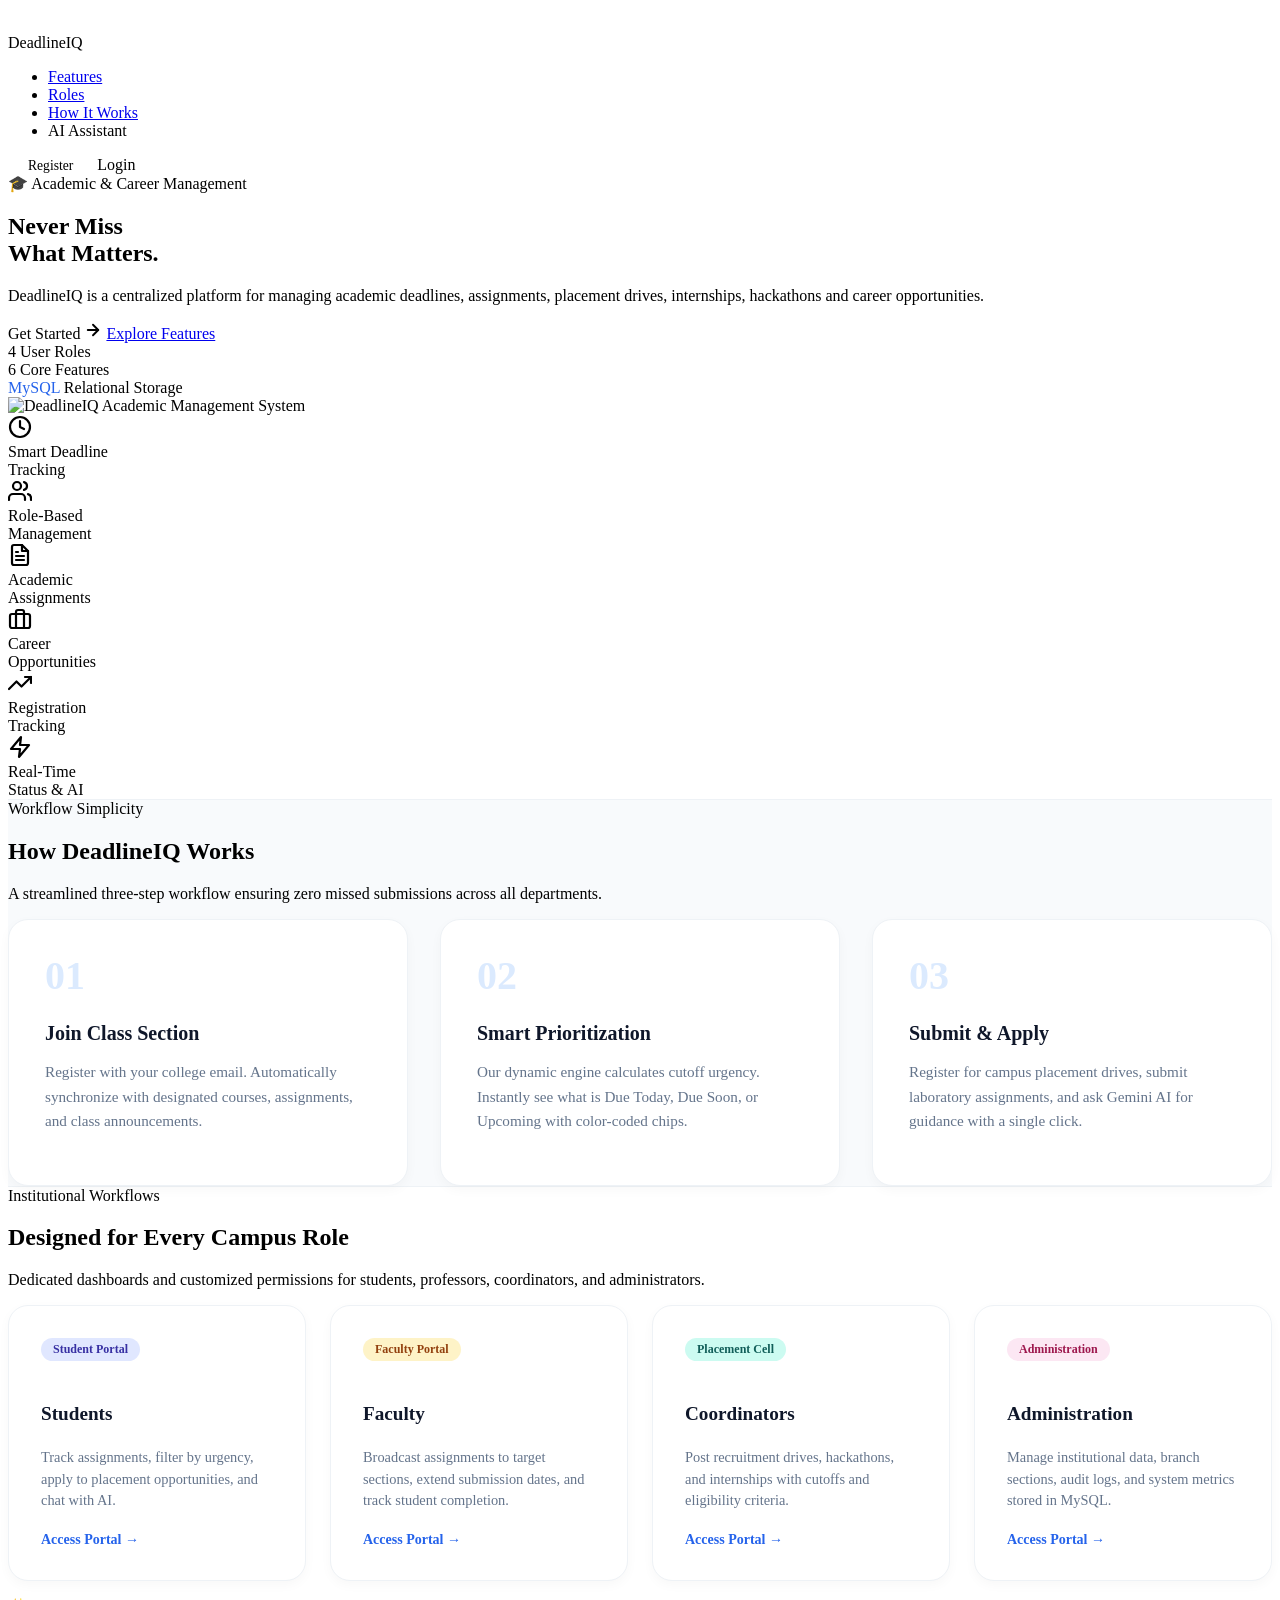
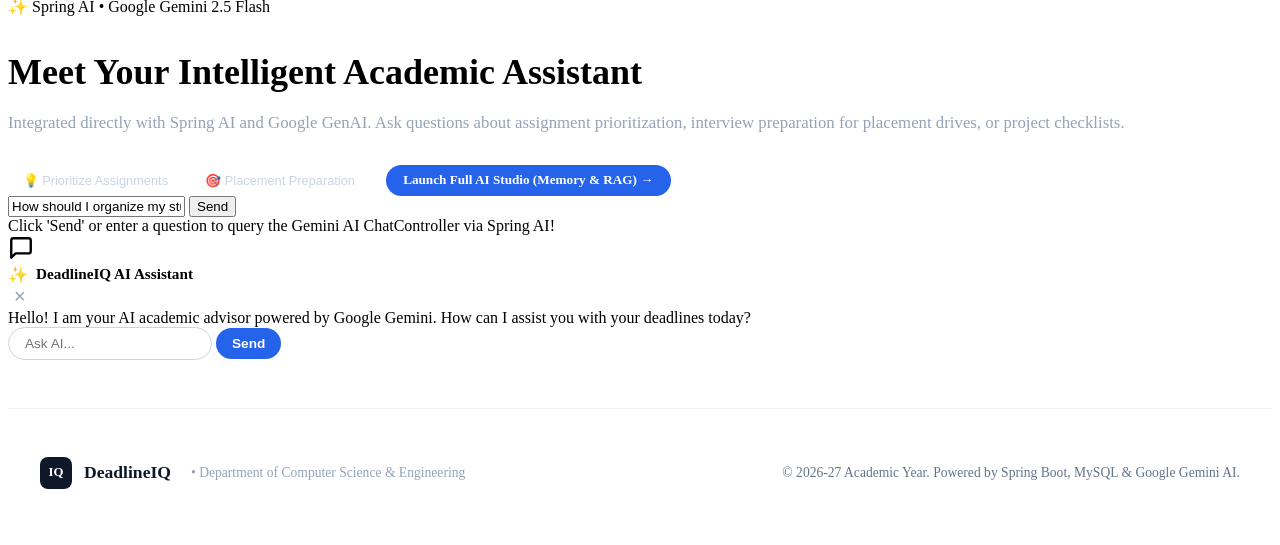
<file: main/resources/templates/index.html>
<!DOCTYPE html>
<html lang="en" xmlns:th="http://www.thymeleaf.org">
<head>
    <meta charset="UTF-8">
    <meta name="viewport" content="width=device-width, initial-scale=1.0">
    <title th:text="${appName} + ' — Academic & Career Deadline Management'">DeadlineIQ — Academic & Career Deadline Management</title>
    <link rel="preconnect" href="https://fonts.googleapis.com">
    <link rel="preconnect" href="https://fonts.gstatic.com" crossorigin>
    <link href="https://fonts.googleapis.com/css2?family=Plus+Jakarta+Sans:wght@400;500;600;700;800&display=swap" rel="stylesheet">
    <link rel="stylesheet" th:href="@{/css/style.css}">
</head>
<body class="modern-theme">

    <!-- Top Navigation -->
    <header class="navbar-modern">
        <div class="navbar-modern-inner">
            <a th:href="@{/}" class="brand-modern">
                <div class="brand-icon-box">
                    <svg width="22" height="22" viewBox="0 0 24 24" fill="none" stroke="#ffffff" stroke-width="2.2" stroke-linecap="round" stroke-linejoin="round">
                        <circle cx="12" cy="12" r="10"></circle>
                        <polyline points="12 6 12 12 16 14"></polyline>
                    </svg>
                </div>
                <div class="brand-text-wrapper">
                    <span class="brand-title-text">Deadline<span>IQ</span></span>
                </div>
            </a>

            <ul class="nav-links-modern">
                <li><a href="#features">Features</a></li>
                <li><a href="#roles">Roles</a></li>
                <li><a href="#how-it-works">How It Works</a></li>
                <li><a th:href="@{/ai-chat}">AI Assistant</a></li>
            </ul>

            <div class="nav-actions-modern">
                <a th:href="@{/register}" class="btn-pill-secondary" style="padding: 0.5rem 1.25rem; font-size: 0.85rem;">Register</a>
                <a th:href="@{/login}" class="btn-nav-login">Login</a>
            </div>
        </div>
    </header>

    <!-- Hero Section (Reference Design) -->
    <section class="hero-modern-section">
        <div class="hero-modern-grid">
            <div>
                <!-- Badge Pill -->
                <div class="hero-badge-capsule">
                    <span>🎓</span>
                    <span>Academic &amp; Career Management</span>
                </div>

                <!-- Hero Heading -->
                <h1 class="hero-main-heading">
                    Never Miss<br>
                    <span class="gradient-text-accent">What Matters.</span>
                </h1>

                <!-- Subtitle -->
                <p class="hero-lead-text">
                    DeadlineIQ is a centralized platform for managing academic deadlines, assignments, placement drives, internships, hackathons and career opportunities.
                </p>

                <!-- Action Buttons -->
                <div class="hero-cta-bar">
                    <a th:href="@{/register}" class="btn-pill-primary">
                        <span>Get Started</span>
                        <svg width="18" height="18" viewBox="0 0 24 24" fill="none" stroke="currentColor" stroke-width="2.5" stroke-linecap="round" stroke-linejoin="round">
                            <line x1="5" y1="12" x2="19" y2="12"></line>
                            <polyline points="12 5 19 12 12 19"></polyline>
                        </svg>
                    </a>
                    <a href="#features" class="btn-pill-secondary">Explore Features</a>
                </div>

                <!-- Metrics Strip -->
                <div class="hero-stats-strip">
                    <div class="stat-box-modern">
                        <span class="stat-box-number">4</span>
                        <span class="stat-box-label">User Roles</span>
                    </div>
                    <div class="stat-v-divider"></div>
                    <div class="stat-box-modern">
                        <span class="stat-box-number">6</span>
                        <span class="stat-box-label">Core Features</span>
                    </div>
                    <div class="stat-v-divider"></div>
                    <div class="stat-box-modern">
                        <span class="stat-box-number" style="color: #2563eb;">MySQL</span>
                        <span class="stat-box-label">Relational Storage</span>
                    </div>
                </div>
            </div>

            <!-- Hero Illustration Visual -->
            <div class="hero-stage-container">
                <img th:src="@{/images/hero-illustration.png}" alt="DeadlineIQ Academic Management System" class="hero-stage-img">
            </div>
        </div>
    </section>

    <!-- 6-Card Feature Strip (Matching Reference Image Bottom Row) -->
    <div id="features" class="features-strip-container">
        <div class="features-strip-grid">
            <!-- 1. Smart Deadline Tracking -->
            <div class="strip-item-card">
                <div class="pastel-icon-circle bg-soft-green">
                    <svg width="24" height="24" viewBox="0 0 24 24" fill="none" stroke="currentColor" stroke-width="2.2" stroke-linecap="round" stroke-linejoin="round">
                        <circle cx="12" cy="12" r="10"></circle>
                        <polyline points="12 6 12 12 16 14"></polyline>
                    </svg>
                </div>
                <div class="strip-item-title">Smart Deadline<br>Tracking</div>
            </div>

            <!-- 2. Role-Based Management -->
            <div class="strip-item-card">
                <div class="pastel-icon-circle bg-soft-blue">
                    <svg width="24" height="24" viewBox="0 0 24 24" fill="none" stroke="currentColor" stroke-width="2.2" stroke-linecap="round" stroke-linejoin="round">
                        <path d="M17 21v-2a4 4 0 0 0-4-4H5a4 4 0 0 0-4 4v2"></path>
                        <circle cx="9" cy="7" r="4"></circle>
                        <path d="M23 21v-2a4 4 0 0 0-3-3.87"></path>
                        <path d="M16 3.13a4 4 0 0 1 0 7.75"></path>
                    </svg>
                </div>
                <div class="strip-item-title">Role-Based<br>Management</div>
            </div>

            <!-- 3. Academic Assignments -->
            <div class="strip-item-card">
                <div class="pastel-icon-circle bg-soft-coral">
                    <svg width="24" height="24" viewBox="0 0 24 24" fill="none" stroke="currentColor" stroke-width="2.2" stroke-linecap="round" stroke-linejoin="round">
                        <path d="M14 2H6a2 2 0 0 0-2 2v16a2 2 0 0 0 2 2h12a2 2 0 0 0 2-2V8z"></path>
                        <polyline points="14 2 14 8 20 8"></polyline>
                        <line x1="16" y1="13" x2="8" y2="13"></line>
                        <line x1="16" y1="17" x2="8" y2="17"></line>
                        <polyline points="10 9 9 9 8 9"></polyline>
                    </svg>
                </div>
                <div class="strip-item-title">Academic<br>Assignments</div>
            </div>

            <!-- 4. Career Opportunities -->
            <div class="strip-item-card">
                <div class="pastel-icon-circle bg-soft-amber">
                    <svg width="24" height="24" viewBox="0 0 24 24" fill="none" stroke="currentColor" stroke-width="2.2" stroke-linecap="round" stroke-linejoin="round">
                        <rect x="2" y="7" width="20" height="14" rx="2" ry="2"></rect>
                        <path d="M16 21V5a2 2 0 0 0-2-2h-4a2 2 0 0 0-2 2v16"></path>
                    </svg>
                </div>
                <div class="strip-item-title">Career<br>Opportunities</div>
            </div>

            <!-- 5. Registration Tracking -->
            <div class="strip-item-card">
                <div class="pastel-icon-circle bg-soft-teal">
                    <svg width="24" height="24" viewBox="0 0 24 24" fill="none" stroke="currentColor" stroke-width="2.2" stroke-linecap="round" stroke-linejoin="round">
                        <polyline points="23 6 13.5 15.5 8.5 10.5 1 18"></polyline>
                        <polyline points="17 6 23 6 23 12"></polyline>
                    </svg>
                </div>
                <div class="strip-item-title">Registration<br>Tracking</div>
            </div>

            <!-- 6. Real-Time Status / AI -->
            <div class="strip-item-card">
                <div class="pastel-icon-circle bg-soft-purple">
                    <svg width="24" height="24" viewBox="0 0 24 24" fill="none" stroke="currentColor" stroke-width="2.2" stroke-linecap="round" stroke-linejoin="round">
                        <polygon points="13 2 3 14 12 14 11 22 21 10 12 10 13 2"></polygon>
                    </svg>
                </div>
                <div class="strip-item-title">Real-Time<br>Status &amp; AI</div>
            </div>
        </div>
    </div>

    <!-- How It Works Section -->
    <section id="how-it-works" class="modern-section" style="background: #f8fafc; border-top: 1px solid #eef2f6; border-bottom: 1px solid #eef2f6;">
        <div class="section-head-center">
            <span class="section-tag-pill">Workflow Simplicity</span>
            <h2 class="section-title-modern">How DeadlineIQ Works</h2>
            <p class="section-subtitle-modern">A streamlined three-step workflow ensuring zero missed submissions across all departments.</p>
        </div>

        <div style="display: grid; grid-template-columns: repeat(3, 1fr); gap: 2rem;">
            <div style="background: #ffffff; padding: 2.25rem; border-radius: 20px; border: 1px solid #eef2f6; box-shadow: 0 4px 12px rgba(15, 23, 42, 0.03);">
                <div style="font-size: 2.5rem; font-weight: 800; color: #dbeafe; line-height: 1; margin-bottom: 1rem;">01</div>
                <h4 style="font-size: 1.25rem; font-weight: 700; color: #0f172a; margin-bottom: 0.5rem;">Join Class Section</h4>
                <p style="font-size: 0.95rem; color: #64748b; line-height: 1.6;">Register with your college email. Automatically synchronize with designated courses, assignments, and class announcements.</p>
            </div>

            <div style="background: #ffffff; padding: 2.25rem; border-radius: 20px; border: 1px solid #eef2f6; box-shadow: 0 4px 12px rgba(15, 23, 42, 0.03);">
                <div style="font-size: 2.5rem; font-weight: 800; color: #dbeafe; line-height: 1; margin-bottom: 1rem;">02</div>
                <h4 style="font-size: 1.25rem; font-weight: 700; color: #0f172a; margin-bottom: 0.5rem;">Smart Prioritization</h4>
                <p style="font-size: 0.95rem; color: #64748b; line-height: 1.6;">Our dynamic engine calculates cutoff urgency. Instantly see what is Due Today, Due Soon, or Upcoming with color-coded chips.</p>
            </div>

            <div style="background: #ffffff; padding: 2.25rem; border-radius: 20px; border: 1px solid #eef2f6; box-shadow: 0 4px 12px rgba(15, 23, 42, 0.03);">
                <div style="font-size: 2.5rem; font-weight: 800; color: #dbeafe; line-height: 1; margin-bottom: 1rem;">03</div>
                <h4 style="font-size: 1.25rem; font-weight: 700; color: #0f172a; margin-bottom: 0.5rem;">Submit &amp; Apply</h4>
                <p style="font-size: 0.95rem; color: #64748b; line-height: 1.6;">Register for campus placement drives, submit laboratory assignments, and ask Gemini AI for guidance with a single click.</p>
            </div>
        </div>
    </section>

    <!-- Roles Portals Section -->
    <section id="roles" class="modern-section">
        <div class="section-head-center">
            <span class="section-tag-pill">Institutional Workflows</span>
            <h2 class="section-title-modern">Designed for Every Campus Role</h2>
            <p class="section-subtitle-modern">Dedicated dashboards and customized permissions for students, professors, coordinators, and administrators.</p>
        </div>

        <div style="display: grid; grid-template-columns: repeat(4, 1fr); gap: 1.5rem;">
            <!-- Student -->
            <div style="background: #ffffff; border: 1px solid #eef2f6; border-radius: 20px; padding: 2rem; box-shadow: 0 4px 12px rgba(15, 23, 42, 0.03); display: flex; flex-direction: column;">
                <span style="display: inline-block; background: #e0e7ff; color: #3730a3; padding: 0.25rem 0.75rem; border-radius: 9999px; font-size: 0.75rem; font-weight: 700; margin-bottom: 1rem; align-self: flex-start;">Student Portal</span>
                <h4 style="font-size: 1.2rem; font-weight: 700; color: #0f172a; margin-bottom: 0.5rem;">Students</h4>
                <p style="font-size: 0.9rem; color: #64748b; line-height: 1.5; margin-bottom: 1.25rem; flex: 1;">Track assignments, filter by urgency, apply to placement opportunities, and chat with AI.</p>
                <a th:href="@{/login}" style="color: #2563eb; font-weight: 700; font-size: 0.875rem; text-decoration: none;">Access Portal &rarr;</a>
            </div>

            <!-- Faculty -->
            <div style="background: #ffffff; border: 1px solid #eef2f6; border-radius: 20px; padding: 2rem; box-shadow: 0 4px 12px rgba(15, 23, 42, 0.03); display: flex; flex-direction: column;">
                <span style="display: inline-block; background: #fef3c7; color: #92400e; padding: 0.25rem 0.75rem; border-radius: 9999px; font-size: 0.75rem; font-weight: 700; margin-bottom: 1rem; align-self: flex-start;">Faculty Portal</span>
                <h4 style="font-size: 1.2rem; font-weight: 700; color: #0f172a; margin-bottom: 0.5rem;">Faculty</h4>
                <p style="font-size: 0.9rem; color: #64748b; line-height: 1.5; margin-bottom: 1.25rem; flex: 1;">Broadcast assignments to target sections, extend submission dates, and track student completion.</p>
                <a th:href="@{/login}" style="color: #2563eb; font-weight: 700; font-size: 0.875rem; text-decoration: none;">Access Portal &rarr;</a>
            </div>

            <!-- Coordinator -->
            <div style="background: #ffffff; border: 1px solid #eef2f6; border-radius: 20px; padding: 2rem; box-shadow: 0 4px 12px rgba(15, 23, 42, 0.03); display: flex; flex-direction: column;">
                <span style="display: inline-block; background: #ccfbf1; color: #115e59; padding: 0.25rem 0.75rem; border-radius: 9999px; font-size: 0.75rem; font-weight: 700; margin-bottom: 1rem; align-self: flex-start;">Placement Cell</span>
                <h4 style="font-size: 1.2rem; font-weight: 700; color: #0f172a; margin-bottom: 0.5rem;">Coordinators</h4>
                <p style="font-size: 0.9rem; color: #64748b; line-height: 1.5; margin-bottom: 1.25rem; flex: 1;">Post recruitment drives, hackathons, and internships with cutoffs and eligibility criteria.</p>
                <a th:href="@{/login}" style="color: #2563eb; font-weight: 700; font-size: 0.875rem; text-decoration: none;">Access Portal &rarr;</a>
            </div>

            <!-- Admin -->
            <div style="background: #ffffff; border: 1px solid #eef2f6; border-radius: 20px; padding: 2rem; box-shadow: 0 4px 12px rgba(15, 23, 42, 0.03); display: flex; flex-direction: column;">
                <span style="display: inline-block; background: #fce7f3; color: #9d174d; padding: 0.25rem 0.75rem; border-radius: 9999px; font-size: 0.75rem; font-weight: 700; margin-bottom: 1rem; align-self: flex-start;">Administration</span>
                <h4 style="font-size: 1.2rem; font-weight: 700; color: #0f172a; margin-bottom: 0.5rem;">Administration</h4>
                <p style="font-size: 0.9rem; color: #64748b; line-height: 1.5; margin-bottom: 1.25rem; flex: 1;">Manage institutional data, branch sections, audit logs, and system metrics stored in MySQL.</p>
                <a th:href="@{/login}" style="color: #2563eb; font-weight: 700; font-size: 0.875rem; text-decoration: none;">Access Portal &rarr;</a>
            </div>
        </div>
    </section>

    <!-- Interactive Gemini AI Showcase Section -->
    <section id="gemini-ai" class="modern-section" style="padding-top: 1rem;">
        <div class="gemini-ai-card-wrapper">
            <div class="ai-card-grid">
                <div>
                    <div class="ai-badge">
                        <span>✨</span>
                        <span>Spring AI • Google Gemini 2.5 Flash</span>
                    </div>
                    <h3 style="font-size: 2.25rem; font-weight: 800; line-height: 1.15; margin-bottom: 1rem;">
                        Meet Your Intelligent Academic Assistant
                    </h3>
                    <p style="font-size: 1.05rem; color: #94a3b8; line-height: 1.6; margin-bottom: 1.75rem;">
                        Integrated directly with Spring AI and Google GenAI. Ask questions about assignment prioritization, interview preparation for placement drives, or project checklists.
                    </p>
                    <div style="display: flex; flex-wrap: wrap; gap: 0.5rem; align-items: center;">
                        <button onclick="fillPrompt('How should I prioritize my upcoming assignments?')" style="background: rgba(255,255,255,0.08); border: 1px solid rgba(255,255,255,0.15); color: #cbd5e1; padding: 0.4rem 0.85rem; border-radius: 9999px; font-size: 0.8rem; cursor: pointer;">💡 Prioritize Assignments</button>
                        <button onclick="fillPrompt('Tips for TCS National Qualifier Test placement drive')" style="background: rgba(255,255,255,0.08); border: 1px solid rgba(255,255,255,0.15); color: #cbd5e1; padding: 0.4rem 0.85rem; border-radius: 9999px; font-size: 0.8rem; cursor: pointer;">🎯 Placement Preparation</button>
                        <a th:href="@{/ai-chat}" style="display: inline-flex; align-items: center; gap: 0.4rem; background: #2563eb; color: #ffffff; padding: 0.45rem 1.1rem; border-radius: 9999px; font-size: 0.825rem; font-weight: 700; text-decoration: none; margin-left: 0.5rem;">Launch Full AI Studio (Memory &amp; RAG) &rarr;</a>
                    </div>
                </div>

                <!-- Live Prompt Box -->
                <div class="ai-chat-demo-box">
                    <div class="ai-input-row">
                        <input type="text" id="landingAiInput" class="ai-query-input" placeholder="Ask Gemini AI anything..." value="How should I organize my study schedule for mid-terms?">
                        <button id="landingAiBtn" class="btn-ai-send" onclick="sendLandingAiPrompt()">Send</button>
                    </div>
                    <div id="landingAiOutput" class="ai-answer-window">
                        Click 'Send' or enter a question to query the Gemini AI ChatController via Spring AI!
                    </div>
                </div>
            </div>
        </div>
    </section>

    <!-- Floating AI Chat Widget -->
    <div class="floating-ai-widget">
        <div class="floating-ai-trigger" onclick="toggleFloatingChat()" title="Chat with Gemini AI">
            <svg width="26" height="26" viewBox="0 0 24 24" fill="none" stroke="currentColor" stroke-width="2.2" stroke-linecap="round" stroke-linejoin="round">
                <path d="M21 15a2 2 0 0 1-2 2H7l-4 4V5a2 2 0 0 1 2-2h14a2 2 0 0 1 2 2z"></path>
            </svg>
        </div>

        <div id="floatingChatModal" class="floating-chat-modal">
            <div class="chat-modal-header">
                <div style="display: flex; align-items: center; gap: 0.5rem;">
                    <span>✨</span>
                    <span style="font-weight: 700; font-size: 0.95rem;">DeadlineIQ AI Assistant</span>
                </div>
                <button onclick="toggleFloatingChat()" style="background: none; border: none; color: #94a3b8; font-size: 1.25rem; cursor: pointer;">&times;</button>
            </div>
            <div id="floatingChatBody" class="chat-modal-body">
                <div class="chat-msg chat-msg-bot">
                    Hello! I am your AI academic advisor powered by Google Gemini. How can I assist you with your deadlines today?
                </div>
            </div>
            <div class="chat-modal-footer">
                <input type="text" id="floatingChatInput" placeholder="Ask AI..." style="flex: 1; border: 1px solid #cbd5e1; border-radius: 9999px; padding: 0.5rem 1rem; font-size: 0.85rem; outline: none;" onkeydown="if(event.key==='Enter') sendFloatingAiMsg()">
                <button onclick="sendFloatingAiMsg()" style="background: #2563eb; color: #ffffff; border: none; border-radius: 9999px; padding: 0.5rem 1rem; font-weight: 600; font-size: 0.85rem; cursor: pointer;">Send</button>
            </div>
        </div>
    </div>

    <!-- Modern Footer -->
    <footer style="background: #ffffff; border-top: 1px solid #eef2f6; padding: 3rem 0; margin-top: 3rem;">
        <div style="max-width: 1200px; margin: 0 auto; padding: 0 1.5rem; display: flex; justify-content: space-between; align-items: center; flex-wrap: wrap; gap: 1.5rem;">
            <div style="display: flex; align-items: center; gap: 0.75rem;">
                <div style="width: 32px; height: 32px; background: #0f172a; border-radius: 8px; display: flex; align-items: center; justify-content: center; color: #fff; font-weight: 800; font-size: 0.8rem;">
                    IQ
                </div>
                <span style="font-weight: 800; color: #0f172a; font-size: 1.1rem;">DeadlineIQ</span>
                <span style="color: #94a3b8; font-size: 0.85rem; margin-left: 0.5rem;">• Department of Computer Science &amp; Engineering</span>
            </div>
            <div style="color: #64748b; font-size: 0.85rem;">
                &copy; 2026-27 Academic Year. Powered by Spring Boot, MySQL &amp; Google Gemini AI.
            </div>
        </div>
    </footer>

    <!-- Interactive AI Scripts -->
    <script>
        function fillPrompt(text) {
            document.getElementById('landingAiInput').value = text;
            sendLandingAiPrompt();
        }

        async function sendLandingAiPrompt() {
            const input = document.getElementById('landingAiInput');
            const output = document.getElementById('landingAiOutput');
            const btn = document.getElementById('landingAiBtn');
            const query = input.value.trim();
            if (!query) return;

            btn.disabled = true;
            btn.innerText = 'Thinking...';
            output.innerText = 'Connecting to Gemini AI...';

            try {
                const res = await fetch('/api/chat?message=' + encodeURIComponent(query));
                const text = await res.text();
                output.innerText = text;
            } catch (err) {
                output.innerText = 'Error querying Gemini AI: ' + err.message;
            } finally {
                btn.disabled = false;
                btn.innerText = 'Send';
            }
        }

        function toggleFloatingChat() {
            const modal = document.getElementById('floatingChatModal');
            modal.style.display = modal.style.display === 'block' ? 'none' : 'block';
        }

        async function sendFloatingAiMsg() {
            const input = document.getElementById('floatingChatInput');
            const body = document.getElementById('floatingChatBody');
            const msg = input.value.trim();
            if (!msg) return;

            // Append user message
            const userBubble = document.createElement('div');
            userBubble.className = 'chat-msg chat-msg-user';
            userBubble.innerText = msg;
            body.appendChild(userBubble);
            input.value = '';
            body.scrollTop = body.scrollHeight;

            // Typing indicator
            const botBubble = document.createElement('div');
            botBubble.className = 'chat-msg chat-msg-bot';
            botBubble.innerText = 'Thinking...';
            body.appendChild(botBubble);
            body.scrollTop = body.scrollHeight;

            try {
                const res = await fetch('/api/chat?message=' + encodeURIComponent(msg));
                const text = await res.text();
                botBubble.innerText = text;
            } catch (err) {
                botBubble.innerText = 'Unable to reach AI assistant. ' + err.message;
            }
            body.scrollTop = body.scrollHeight;
        }
    </script>

</body>
</html>
</file>
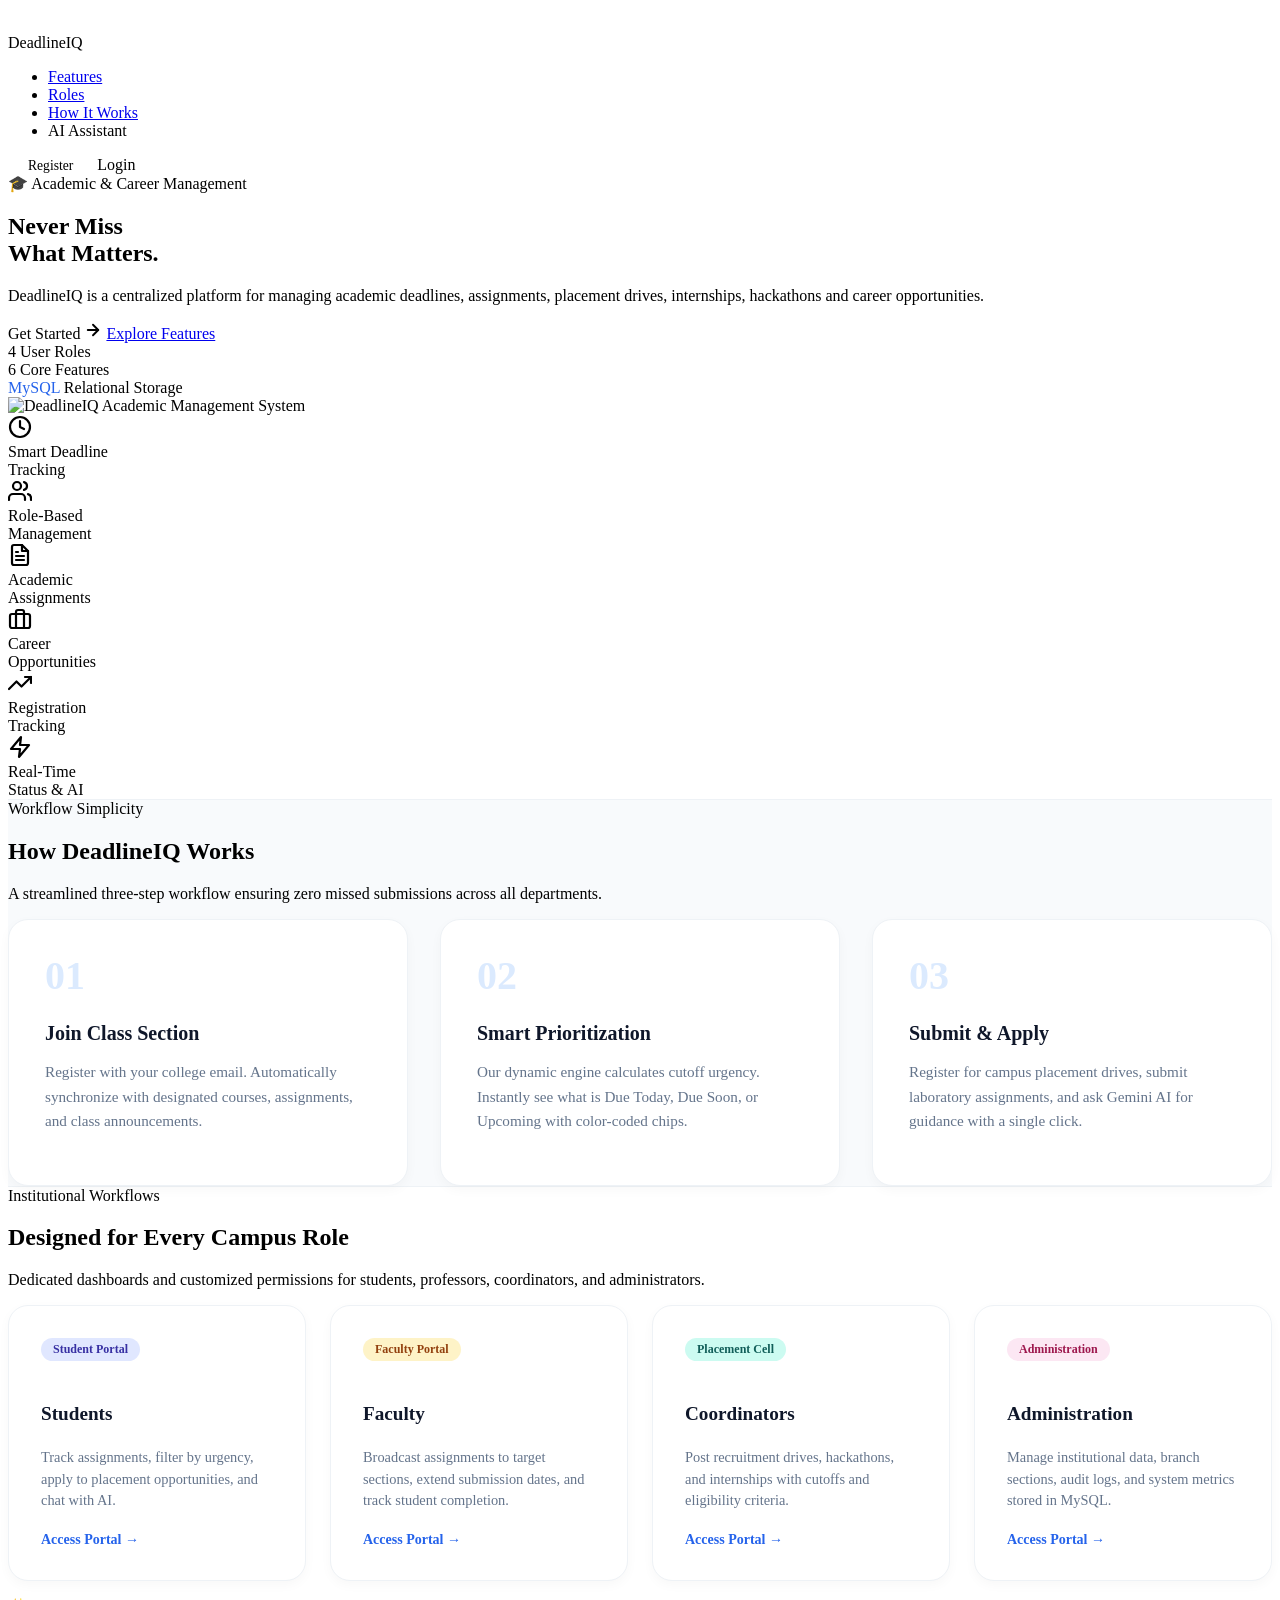
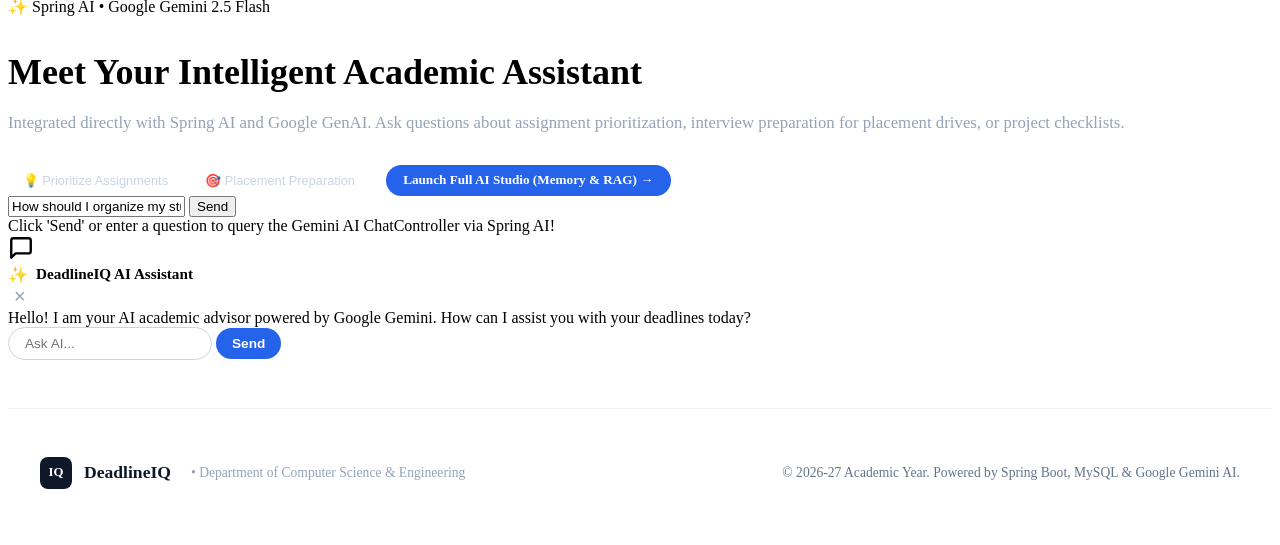
<file: src/main/resources/templates/index.html>
<!DOCTYPE html>
<html lang="en" xmlns:th="http://www.thymeleaf.org">
<head>
    <meta charset="UTF-8">
    <meta name="viewport" content="width=device-width, initial-scale=1.0">
    <title th:text="(${appName} ?: 'DeadlineIQ') + ' — Academic & Career Deadline Management'">DeadlineIQ — Academic & Career Deadline Management</title>
    <link rel="preconnect" href="https://fonts.googleapis.com">
    <link rel="preconnect" href="https://fonts.gstatic.com" crossorigin>
    <link href="https://fonts.googleapis.com/css2?family=Plus+Jakarta+Sans:wght@400;500;600;700;800&display=swap" rel="stylesheet">
    <link rel="stylesheet" th:href="@{/css/style.css}">
</head>
<body class="modern-theme">

    <!-- Top Navigation -->
    <header class="navbar-modern">
        <div class="navbar-modern-inner">
            <a th:href="@{/}" class="brand-modern">
                <div class="brand-icon-box">
                    <svg width="22" height="22" viewBox="0 0 24 24" fill="none" stroke="#ffffff" stroke-width="2.2" stroke-linecap="round" stroke-linejoin="round">
                        <circle cx="12" cy="12" r="10"></circle>
                        <polyline points="12 6 12 12 16 14"></polyline>
                    </svg>
                </div>
                <div class="brand-text-wrapper">
                    <span class="brand-title-text">Deadline<span>IQ</span></span>
                </div>
            </a>

            <ul class="nav-links-modern">
                <li><a href="#features">Features</a></li>
                <li><a href="#roles">Roles</a></li>
                <li><a href="#how-it-works">How It Works</a></li>
                <li><a th:href="@{/ai-chat}">AI Assistant</a></li>
            </ul>

            <div class="nav-actions-modern">
                <a th:href="@{/register}" class="btn-pill-secondary" style="padding: 0.5rem 1.25rem; font-size: 0.85rem;">Register</a>
                <a th:href="@{/login}" class="btn-nav-login">Login</a>
            </div>
        </div>
    </header>

    <!-- Hero Section (Reference Design) -->
    <section class="hero-modern-section">
        <div class="hero-modern-grid">
            <div>
                <!-- Badge Pill -->
                <div class="hero-badge-capsule">
                    <span>🎓</span>
                    <span>Academic &amp; Career Management</span>
                </div>

                <!-- Hero Heading -->
                <h1 class="hero-main-heading">
                    Never Miss<br>
                    <span class="gradient-text-accent">What Matters.</span>
                </h1>

                <!-- Subtitle -->
                <p class="hero-lead-text">
                    DeadlineIQ is a centralized platform for managing academic deadlines, assignments, placement drives, internships, hackathons and career opportunities.
                </p>

                <!-- Action Buttons -->
                <div class="hero-cta-bar">
                    <a th:href="@{/register}" class="btn-pill-primary">
                        <span>Get Started</span>
                        <svg width="18" height="18" viewBox="0 0 24 24" fill="none" stroke="currentColor" stroke-width="2.5" stroke-linecap="round" stroke-linejoin="round">
                            <line x1="5" y1="12" x2="19" y2="12"></line>
                            <polyline points="12 5 19 12 12 19"></polyline>
                        </svg>
                    </a>
                    <a href="#features" class="btn-pill-secondary">Explore Features</a>
                </div>

                <!-- Metrics Strip -->
                <div class="hero-stats-strip">
                    <div class="stat-box-modern">
                        <span class="stat-box-number">4</span>
                        <span class="stat-box-label">User Roles</span>
                    </div>
                    <div class="stat-v-divider"></div>
                    <div class="stat-box-modern">
                        <span class="stat-box-number">6</span>
                        <span class="stat-box-label">Core Features</span>
                    </div>
                    <div class="stat-v-divider"></div>
                    <div class="stat-box-modern">
                        <span class="stat-box-number" style="color: #2563eb;">MySQL</span>
                        <span class="stat-box-label">Relational Storage</span>
                    </div>
                </div>
            </div>

            <!-- Hero Illustration Visual -->
            <div class="hero-stage-container">
                <img th:src="@{/images/hero-illustration.png}" alt="DeadlineIQ Academic Management System" class="hero-stage-img">
            </div>
        </div>
    </section>

    <!-- 6-Card Feature Strip (Matching Reference Image Bottom Row) -->
    <div id="features" class="features-strip-container">
        <div class="features-strip-grid">
            <!-- 1. Smart Deadline Tracking -->
            <div class="strip-item-card">
                <div class="pastel-icon-circle bg-soft-green">
                    <svg width="24" height="24" viewBox="0 0 24 24" fill="none" stroke="currentColor" stroke-width="2.2" stroke-linecap="round" stroke-linejoin="round">
                        <circle cx="12" cy="12" r="10"></circle>
                        <polyline points="12 6 12 12 16 14"></polyline>
                    </svg>
                </div>
                <div class="strip-item-title">Smart Deadline<br>Tracking</div>
            </div>

            <!-- 2. Role-Based Management -->
            <div class="strip-item-card">
                <div class="pastel-icon-circle bg-soft-blue">
                    <svg width="24" height="24" viewBox="0 0 24 24" fill="none" stroke="currentColor" stroke-width="2.2" stroke-linecap="round" stroke-linejoin="round">
                        <path d="M17 21v-2a4 4 0 0 0-4-4H5a4 4 0 0 0-4 4v2"></path>
                        <circle cx="9" cy="7" r="4"></circle>
                        <path d="M23 21v-2a4 4 0 0 0-3-3.87"></path>
                        <path d="M16 3.13a4 4 0 0 1 0 7.75"></path>
                    </svg>
                </div>
                <div class="strip-item-title">Role-Based<br>Management</div>
            </div>

            <!-- 3. Academic Assignments -->
            <div class="strip-item-card">
                <div class="pastel-icon-circle bg-soft-coral">
                    <svg width="24" height="24" viewBox="0 0 24 24" fill="none" stroke="currentColor" stroke-width="2.2" stroke-linecap="round" stroke-linejoin="round">
                        <path d="M14 2H6a2 2 0 0 0-2 2v16a2 2 0 0 0 2 2h12a2 2 0 0 0 2-2V8z"></path>
                        <polyline points="14 2 14 8 20 8"></polyline>
                        <line x1="16" y1="13" x2="8" y2="13"></line>
                        <line x1="16" y1="17" x2="8" y2="17"></line>
                        <polyline points="10 9 9 9 8 9"></polyline>
                    </svg>
                </div>
                <div class="strip-item-title">Academic<br>Assignments</div>
            </div>

            <!-- 4. Career Opportunities -->
            <div class="strip-item-card">
                <div class="pastel-icon-circle bg-soft-amber">
                    <svg width="24" height="24" viewBox="0 0 24 24" fill="none" stroke="currentColor" stroke-width="2.2" stroke-linecap="round" stroke-linejoin="round">
                        <rect x="2" y="7" width="20" height="14" rx="2" ry="2"></rect>
                        <path d="M16 21V5a2 2 0 0 0-2-2h-4a2 2 0 0 0-2 2v16"></path>
                    </svg>
                </div>
                <div class="strip-item-title">Career<br>Opportunities</div>
            </div>

            <!-- 5. Registration Tracking -->
            <div class="strip-item-card">
                <div class="pastel-icon-circle bg-soft-teal">
                    <svg width="24" height="24" viewBox="0 0 24 24" fill="none" stroke="currentColor" stroke-width="2.2" stroke-linecap="round" stroke-linejoin="round">
                        <polyline points="23 6 13.5 15.5 8.5 10.5 1 18"></polyline>
                        <polyline points="17 6 23 6 23 12"></polyline>
                    </svg>
                </div>
                <div class="strip-item-title">Registration<br>Tracking</div>
            </div>

            <!-- 6. Real-Time Status / AI -->
            <div class="strip-item-card">
                <div class="pastel-icon-circle bg-soft-purple">
                    <svg width="24" height="24" viewBox="0 0 24 24" fill="none" stroke="currentColor" stroke-width="2.2" stroke-linecap="round" stroke-linejoin="round">
                        <polygon points="13 2 3 14 12 14 11 22 21 10 12 10 13 2"></polygon>
                    </svg>
                </div>
                <div class="strip-item-title">Real-Time<br>Status &amp; AI</div>
            </div>
        </div>
    </div>

    <!-- How It Works Section -->
    <section id="how-it-works" class="modern-section" style="background: #f8fafc; border-top: 1px solid #eef2f6; border-bottom: 1px solid #eef2f6;">
        <div class="section-head-center">
            <span class="section-tag-pill">Workflow Simplicity</span>
            <h2 class="section-title-modern">How DeadlineIQ Works</h2>
            <p class="section-subtitle-modern">A streamlined three-step workflow ensuring zero missed submissions across all departments.</p>
        </div>

        <div style="display: grid; grid-template-columns: repeat(3, 1fr); gap: 2rem;">
            <div style="background: #ffffff; padding: 2.25rem; border-radius: 20px; border: 1px solid #eef2f6; box-shadow: 0 4px 12px rgba(15, 23, 42, 0.03);">
                <div style="font-size: 2.5rem; font-weight: 800; color: #dbeafe; line-height: 1; margin-bottom: 1rem;">01</div>
                <h4 style="font-size: 1.25rem; font-weight: 700; color: #0f172a; margin-bottom: 0.5rem;">Join Class Section</h4>
                <p style="font-size: 0.95rem; color: #64748b; line-height: 1.6;">Register with your college email. Automatically synchronize with designated courses, assignments, and class announcements.</p>
            </div>

            <div style="background: #ffffff; padding: 2.25rem; border-radius: 20px; border: 1px solid #eef2f6; box-shadow: 0 4px 12px rgba(15, 23, 42, 0.03);">
                <div style="font-size: 2.5rem; font-weight: 800; color: #dbeafe; line-height: 1; margin-bottom: 1rem;">02</div>
                <h4 style="font-size: 1.25rem; font-weight: 700; color: #0f172a; margin-bottom: 0.5rem;">Smart Prioritization</h4>
                <p style="font-size: 0.95rem; color: #64748b; line-height: 1.6;">Our dynamic engine calculates cutoff urgency. Instantly see what is Due Today, Due Soon, or Upcoming with color-coded chips.</p>
            </div>

            <div style="background: #ffffff; padding: 2.25rem; border-radius: 20px; border: 1px solid #eef2f6; box-shadow: 0 4px 12px rgba(15, 23, 42, 0.03);">
                <div style="font-size: 2.5rem; font-weight: 800; color: #dbeafe; line-height: 1; margin-bottom: 1rem;">03</div>
                <h4 style="font-size: 1.25rem; font-weight: 700; color: #0f172a; margin-bottom: 0.5rem;">Submit &amp; Apply</h4>
                <p style="font-size: 0.95rem; color: #64748b; line-height: 1.6;">Register for campus placement drives, submit laboratory assignments, and ask Gemini AI for guidance with a single click.</p>
            </div>
        </div>
    </section>

    <!-- Roles Portals Section -->
    <section id="roles" class="modern-section">
        <div class="section-head-center">
            <span class="section-tag-pill">Institutional Workflows</span>
            <h2 class="section-title-modern">Designed for Every Campus Role</h2>
            <p class="section-subtitle-modern">Dedicated dashboards and customized permissions for students, professors, coordinators, and administrators.</p>
        </div>

        <div style="display: grid; grid-template-columns: repeat(4, 1fr); gap: 1.5rem;">
            <!-- Student -->
            <div style="background: #ffffff; border: 1px solid #eef2f6; border-radius: 20px; padding: 2rem; box-shadow: 0 4px 12px rgba(15, 23, 42, 0.03); display: flex; flex-direction: column;">
                <span style="display: inline-block; background: #e0e7ff; color: #3730a3; padding: 0.25rem 0.75rem; border-radius: 9999px; font-size: 0.75rem; font-weight: 700; margin-bottom: 1rem; align-self: flex-start;">Student Portal</span>
                <h4 style="font-size: 1.2rem; font-weight: 700; color: #0f172a; margin-bottom: 0.5rem;">Students</h4>
                <p style="font-size: 0.9rem; color: #64748b; line-height: 1.5; margin-bottom: 1.25rem; flex: 1;">Track assignments, filter by urgency, apply to placement opportunities, and chat with AI.</p>
                <a th:href="@{/login}" style="color: #2563eb; font-weight: 700; font-size: 0.875rem; text-decoration: none;">Access Portal &rarr;</a>
            </div>

            <!-- Faculty -->
            <div style="background: #ffffff; border: 1px solid #eef2f6; border-radius: 20px; padding: 2rem; box-shadow: 0 4px 12px rgba(15, 23, 42, 0.03); display: flex; flex-direction: column;">
                <span style="display: inline-block; background: #fef3c7; color: #92400e; padding: 0.25rem 0.75rem; border-radius: 9999px; font-size: 0.75rem; font-weight: 700; margin-bottom: 1rem; align-self: flex-start;">Faculty Portal</span>
                <h4 style="font-size: 1.2rem; font-weight: 700; color: #0f172a; margin-bottom: 0.5rem;">Faculty</h4>
                <p style="font-size: 0.9rem; color: #64748b; line-height: 1.5; margin-bottom: 1.25rem; flex: 1;">Broadcast assignments to target sections, extend submission dates, and track student completion.</p>
                <a th:href="@{/login}" style="color: #2563eb; font-weight: 700; font-size: 0.875rem; text-decoration: none;">Access Portal &rarr;</a>
            </div>

            <!-- Coordinator -->
            <div style="background: #ffffff; border: 1px solid #eef2f6; border-radius: 20px; padding: 2rem; box-shadow: 0 4px 12px rgba(15, 23, 42, 0.03); display: flex; flex-direction: column;">
                <span style="display: inline-block; background: #ccfbf1; color: #115e59; padding: 0.25rem 0.75rem; border-radius: 9999px; font-size: 0.75rem; font-weight: 700; margin-bottom: 1rem; align-self: flex-start;">Placement Cell</span>
                <h4 style="font-size: 1.2rem; font-weight: 700; color: #0f172a; margin-bottom: 0.5rem;">Coordinators</h4>
                <p style="font-size: 0.9rem; color: #64748b; line-height: 1.5; margin-bottom: 1.25rem; flex: 1;">Post recruitment drives, hackathons, and internships with cutoffs and eligibility criteria.</p>
                <a th:href="@{/login}" style="color: #2563eb; font-weight: 700; font-size: 0.875rem; text-decoration: none;">Access Portal &rarr;</a>
            </div>

            <!-- Admin -->
            <div style="background: #ffffff; border: 1px solid #eef2f6; border-radius: 20px; padding: 2rem; box-shadow: 0 4px 12px rgba(15, 23, 42, 0.03); display: flex; flex-direction: column;">
                <span style="display: inline-block; background: #fce7f3; color: #9d174d; padding: 0.25rem 0.75rem; border-radius: 9999px; font-size: 0.75rem; font-weight: 700; margin-bottom: 1rem; align-self: flex-start;">Administration</span>
                <h4 style="font-size: 1.2rem; font-weight: 700; color: #0f172a; margin-bottom: 0.5rem;">Administration</h4>
                <p style="font-size: 0.9rem; color: #64748b; line-height: 1.5; margin-bottom: 1.25rem; flex: 1;">Manage institutional data, branch sections, audit logs, and system metrics stored in MySQL.</p>
                <a th:href="@{/login}" style="color: #2563eb; font-weight: 700; font-size: 0.875rem; text-decoration: none;">Access Portal &rarr;</a>
            </div>
        </div>
    </section>

    <!-- Interactive Gemini AI Showcase Section -->
    <section id="gemini-ai" class="modern-section" style="padding-top: 1rem;">
        <div class="gemini-ai-card-wrapper">
            <div class="ai-card-grid">
                <div>
                    <div class="ai-badge">
                        <span>✨</span>
                        <span>Spring AI • Google Gemini 2.5 Flash</span>
                    </div>
                    <h3 style="font-size: 2.25rem; font-weight: 800; line-height: 1.15; margin-bottom: 1rem;">
                        Meet Your Intelligent Academic Assistant
                    </h3>
                    <p style="font-size: 1.05rem; color: #94a3b8; line-height: 1.6; margin-bottom: 1.75rem;">
                        Integrated directly with Spring AI and Google GenAI. Ask questions about assignment prioritization, interview preparation for placement drives, or project checklists.
                    </p>
                    <div style="display: flex; flex-wrap: wrap; gap: 0.5rem; align-items: center;">
                        <button onclick="fillPrompt('How should I prioritize my upcoming assignments?')" style="background: rgba(255,255,255,0.08); border: 1px solid rgba(255,255,255,0.15); color: #cbd5e1; padding: 0.4rem 0.85rem; border-radius: 9999px; font-size: 0.8rem; cursor: pointer;">💡 Prioritize Assignments</button>
                        <button onclick="fillPrompt('Tips for TCS National Qualifier Test placement drive')" style="background: rgba(255,255,255,0.08); border: 1px solid rgba(255,255,255,0.15); color: #cbd5e1; padding: 0.4rem 0.85rem; border-radius: 9999px; font-size: 0.8rem; cursor: pointer;">🎯 Placement Preparation</button>
                        <a th:href="@{/ai-chat}" style="display: inline-flex; align-items: center; gap: 0.4rem; background: #2563eb; color: #ffffff; padding: 0.45rem 1.1rem; border-radius: 9999px; font-size: 0.825rem; font-weight: 700; text-decoration: none; margin-left: 0.5rem;">Launch Full AI Studio (Memory &amp; RAG) &rarr;</a>
                    </div>
                </div>

                <!-- Live Prompt Box -->
                <div class="ai-chat-demo-box">
                    <div class="ai-input-row">
                        <input type="text" id="landingAiInput" class="ai-query-input" placeholder="Ask Gemini AI anything..." value="How should I organize my study schedule for mid-terms?">
                        <button id="landingAiBtn" class="btn-ai-send" onclick="sendLandingAiPrompt()">Send</button>
                    </div>
                    <div id="landingAiOutput" class="ai-answer-window">
                        Click 'Send' or enter a question to query the Gemini AI ChatController via Spring AI!
                    </div>
                </div>
            </div>
        </div>
    </section>

    <!-- Floating AI Chat Widget -->
    <div class="floating-ai-widget">
        <div class="floating-ai-trigger" onclick="toggleFloatingChat()" title="Chat with Gemini AI">
            <svg width="26" height="26" viewBox="0 0 24 24" fill="none" stroke="currentColor" stroke-width="2.2" stroke-linecap="round" stroke-linejoin="round">
                <path d="M21 15a2 2 0 0 1-2 2H7l-4 4V5a2 2 0 0 1 2-2h14a2 2 0 0 1 2 2z"></path>
            </svg>
        </div>

        <div id="floatingChatModal" class="floating-chat-modal">
            <div class="chat-modal-header">
                <div style="display: flex; align-items: center; gap: 0.5rem;">
                    <span>✨</span>
                    <span style="font-weight: 700; font-size: 0.95rem;">DeadlineIQ AI Assistant</span>
                </div>
                <button onclick="toggleFloatingChat()" style="background: none; border: none; color: #94a3b8; font-size: 1.25rem; cursor: pointer;">&times;</button>
            </div>
            <div id="floatingChatBody" class="chat-modal-body">
                <div class="chat-msg chat-msg-bot">
                    Hello! I am your AI academic advisor powered by Google Gemini. How can I assist you with your deadlines today?
                </div>
            </div>
            <div class="chat-modal-footer">
                <input type="text" id="floatingChatInput" placeholder="Ask AI..." style="flex: 1; border: 1px solid #cbd5e1; border-radius: 9999px; padding: 0.5rem 1rem; font-size: 0.85rem; outline: none;" onkeydown="if(event.key==='Enter') sendFloatingAiMsg()">
                <button onclick="sendFloatingAiMsg()" style="background: #2563eb; color: #ffffff; border: none; border-radius: 9999px; padding: 0.5rem 1rem; font-weight: 600; font-size: 0.85rem; cursor: pointer;">Send</button>
            </div>
        </div>
    </div>

    <!-- Modern Footer -->
    <footer style="background: #ffffff; border-top: 1px solid #eef2f6; padding: 3rem 0; margin-top: 3rem;">
        <div style="max-width: 1200px; margin: 0 auto; padding: 0 1.5rem; display: flex; justify-content: space-between; align-items: center; flex-wrap: wrap; gap: 1.5rem;">
            <div style="display: flex; align-items: center; gap: 0.75rem;">
                <div style="width: 32px; height: 32px; background: #0f172a; border-radius: 8px; display: flex; align-items: center; justify-content: center; color: #fff; font-weight: 800; font-size: 0.8rem;">
                    IQ
                </div>
                <span style="font-weight: 800; color: #0f172a; font-size: 1.1rem;">DeadlineIQ</span>
                <span style="color: #94a3b8; font-size: 0.85rem; margin-left: 0.5rem;">• Department of Computer Science &amp; Engineering</span>
            </div>
            <div style="color: #64748b; font-size: 0.85rem;">
                &copy; 2026-27 Academic Year. Powered by Spring Boot, MySQL &amp; Google Gemini AI.
            </div>
        </div>
    </footer>

    <!-- Interactive AI Scripts -->
    <script>
        function fillPrompt(text) {
            document.getElementById('landingAiInput').value = text;
            sendLandingAiPrompt();
        }

        async function sendLandingAiPrompt() {
            const input = document.getElementById('landingAiInput');
            const output = document.getElementById('landingAiOutput');
            const btn = document.getElementById('landingAiBtn');
            const query = input.value.trim();
            if (!query) return;

            btn.disabled = true;
            btn.innerText = 'Thinking...';
            output.innerText = 'Connecting to Gemini AI...';

            try {
                const res = await fetch('/api/chat?message=' + encodeURIComponent(query));
                const text = await res.text();
                output.innerText = text;
            } catch (err) {
                output.innerText = 'Error querying Gemini AI: ' + err.message;
            } finally {
                btn.disabled = false;
                btn.innerText = 'Send';
            }
        }

        function toggleFloatingChat() {
            const modal = document.getElementById('floatingChatModal');
            modal.style.display = modal.style.display === 'block' ? 'none' : 'block';
        }

        async function sendFloatingAiMsg() {
            const input = document.getElementById('floatingChatInput');
            const body = document.getElementById('floatingChatBody');
            const msg = input.value.trim();
            if (!msg) return;

            // Append user message
            const userBubble = document.createElement('div');
            userBubble.className = 'chat-msg chat-msg-user';
            userBubble.innerText = msg;
            body.appendChild(userBubble);
            input.value = '';
            body.scrollTop = body.scrollHeight;

            // Typing indicator
            const botBubble = document.createElement('div');
            botBubble.className = 'chat-msg chat-msg-bot';
            botBubble.innerText = 'Thinking...';
            body.appendChild(botBubble);
            body.scrollTop = body.scrollHeight;

            try {
                const res = await fetch('/api/chat?message=' + encodeURIComponent(msg));
                const text = await res.text();
                botBubble.innerText = text;
            } catch (err) {
                botBubble.innerText = 'Unable to reach AI assistant. ' + err.message;
            }
            body.scrollTop = body.scrollHeight;
        }
    </script>

</body>
</html>
</file>
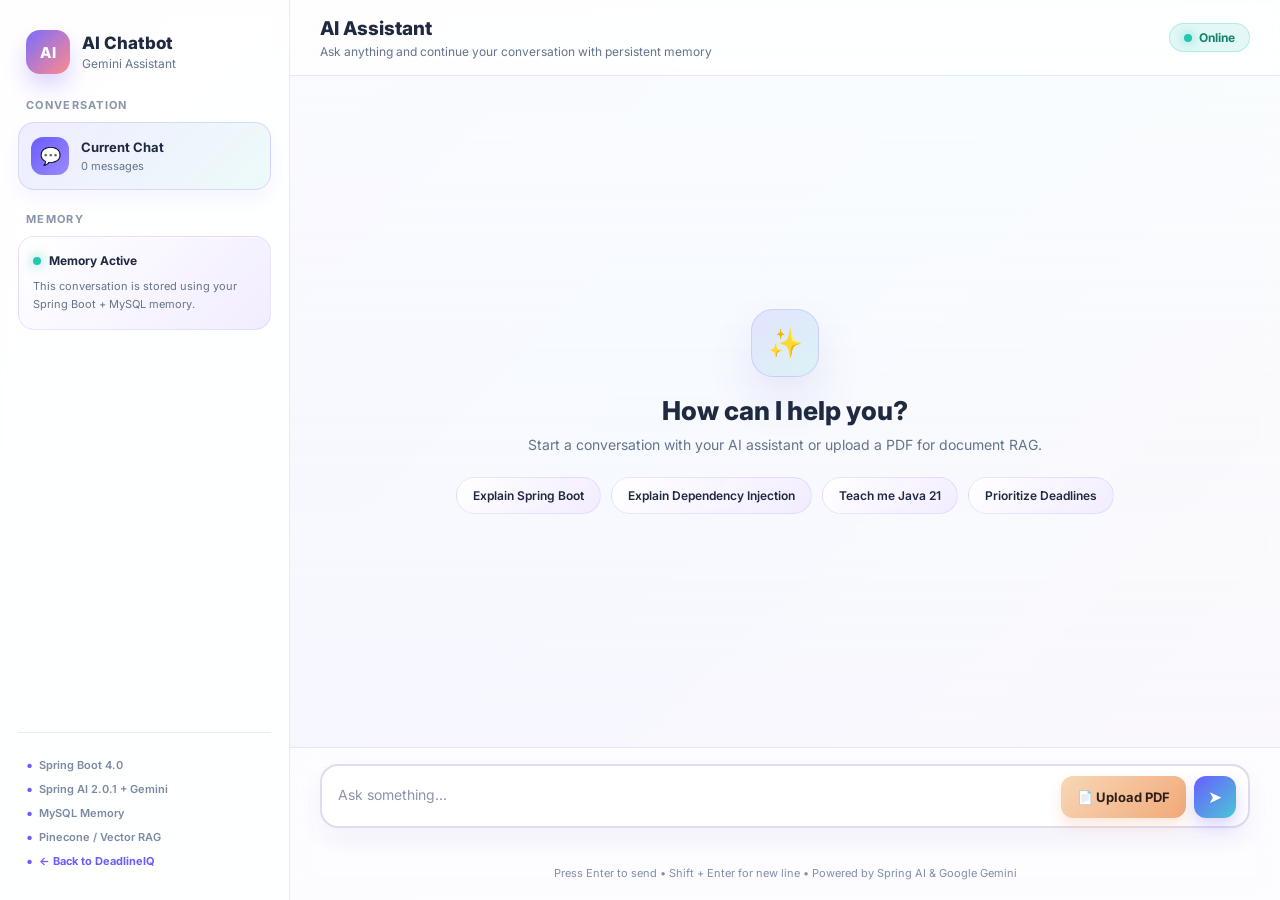
<file: main/resources/templates/ai-chat.html>
<!DOCTYPE html>
<html lang="en" xmlns:th="http://www.thymeleaf.org">
<head>
    <meta charset="UTF-8">
    <meta name="viewport" content="width=device-width, initial-scale=1.0">
    <title>AI Chatbot — Spring AI + Gemini + Memory + RAG</title>
    <link rel="preconnect" href="https://fonts.googleapis.com">
    <link rel="preconnect" href="https://fonts.gstatic.com" crossorigin>
    <link href="https://fonts.googleapis.com/css2?family=Plus+Jakarta+Sans:wght@400;500;600;700;800&family=Inter:wght@400;500;600;700;800&display=swap" rel="stylesheet">
    <link rel="stylesheet" th:href="@{/css/style.css}">
    <style>
        :root {
            --page-bg: #f4f1ff;
            --page-bg-two: #eef9ff;
            --panel: rgba(255, 255, 255, 0.72);
            --panel-strong: #ffffff;
            --sidebar-bg: rgba(255, 255, 255, 0.88);
            --line: rgba(138, 121, 255, 0.18);
            --line-strong: rgba(117, 101, 255, 0.25);
            --text: #1f2940;
            --muted: #64748b;
            --primary: #6a5cff;
            --primary-dark: #5344ea;
            --secondary: #25c6b1;
            --accent: #ff9c6a;
            --lavender-soft: #f0ebff;
            --mint-soft: #ebfff9;
            --peach-soft: #fff3eb;
            --shadow: 0 22px 45px rgba(92, 79, 185, 0.12);
        }

        * {
            box-sizing: border-box;
            margin: 0;
            padding: 0;
        }

        body {
            font-family: 'Inter', -apple-system, BlinkMacSystemFont, "Segoe UI", Roboto, sans-serif;
            background: linear-gradient(135deg, var(--page-bg) 0%, var(--page-bg-two) 50%, #fffaf5 100%);
            color: var(--text);
            min-height: 100vh;
            overflow: hidden;
        }

        button, input, textarea {
            font: inherit;
        }

        .chat-app-layout {
            width: 100%;
            height: 100vh;
            display: flex;
            background: rgba(255, 255, 255, 0.24);
            backdrop-filter: blur(8px);
            overflow: hidden;
        }

        /* Sidebar */
        .chat-sidebar {
            width: 290px;
            height: 100vh;
            flex-shrink: 0;
            display: flex;
            flex-direction: column;
            padding: 24px 18px;
            background: var(--sidebar-bg);
            border-right: 1px solid var(--line);
            backdrop-filter: blur(12px);
            overflow-y: auto;
        }

        .sidebar-header {
            display: flex;
            align-items: center;
            gap: 12px;
            padding: 6px 8px 24px;
        }

        .chat-logo {
            width: 44px;
            height: 44px;
            display: flex;
            align-items: center;
            justify-content: center;
            border-radius: 14px;
            background: linear-gradient(135deg, #7a6dff 0%, #ff8a8a 100%);
            color: #fff;
            font-weight: 800;
            font-size: 15px;
            box-shadow: 0 12px 22px rgba(122, 109, 255, 0.28);
        }

        .sidebar-header h2 {
            margin: 0;
            font-size: 17px;
            font-weight: 800;
            color: var(--text);
        }

        .sidebar-header span {
            display: block;
            margin-top: 3px;
            font-size: 12px;
            color: var(--muted);
        }

        .sidebar-section {
            margin-bottom: 22px;
        }

        .section-title {
            margin: 0 8px 10px;
            font-size: 11px;
            font-weight: 700;
            letter-spacing: 1.3px;
            color: #8995ab;
            text-transform: uppercase;
        }

        .conversation-card {
            display: flex;
            align-items: center;
            gap: 12px;
            padding: 14px 12px;
            border-radius: 16px;
            background: linear-gradient(135deg, rgba(121, 110, 255, 0.12), rgba(25, 196, 182, 0.08));
            border: 1px solid rgba(106, 92, 255, 0.18);
            cursor: pointer;
            transition: transform 0.2s ease, box-shadow 0.2s ease;
            box-shadow: 0 10px 18px rgba(107, 92, 255, 0.06);
        }

        .conversation-card:hover {
            transform: translateY(-1px);
            box-shadow: 0 14px 22px rgba(109, 93, 255, 0.1);
        }

        .conversation-icon {
            width: 38px;
            height: 38px;
            display: flex;
            align-items: center;
            justify-content: center;
            border-radius: 12px;
            background: linear-gradient(135deg, var(--primary), #9a8bff);
            color: #fff;
            font-size: 17px;
        }

        .conversation-info {
            display: flex;
            flex-direction: column;
            gap: 4px;
            min-width: 0;
        }

        .conversation-info strong {
            font-size: 13px;
            color: var(--text);
        }

        .conversation-info span {
            font-size: 11px;
            color: var(--muted);
        }

        .memory-box {
            padding: 16px 14px;
            border-radius: 16px;
            background: linear-gradient(135deg, rgba(255, 255, 255, 0.68), rgba(240, 235, 255, 0.9));
            border: 1px solid var(--line);
            box-shadow: inset 0 1px 0 rgba(255, 255, 255, 0.7);
        }

        .memory-status {
            display: flex;
            align-items: center;
            gap: 8px;
            font-size: 12px;
            font-weight: 700;
            color: var(--text);
        }

        .status-dot {
            width: 8px;
            height: 8px;
            border-radius: 50%;
            background: var(--secondary);
            box-shadow: 0 0 12px rgba(37, 198, 177, 0.8);
            animation: pulseDot 2s infinite ease-in-out;
        }

        @keyframes pulseDot {
            0%, 100% { transform: scale(1); opacity: 1; }
            50% { transform: scale(1.3); opacity: 0.7; }
        }

        .memory-box p {
            margin: 10px 0 0;
            font-size: 11px;
            line-height: 1.6;
            color: var(--muted);
        }

        .sidebar-bottom {
            margin-top: auto;
            padding: 16px 8px 0;
            border-top: 1px solid var(--line);
        }

        .sidebar-bottom p {
            margin: 7px 0;
            font-size: 11px;
            font-weight: 600;
            color: #7c8aa1;
            display: flex;
            align-items: center;
            gap: 6px;
        }

        .sidebar-bottom p::before {
            content: "•";
            color: var(--primary);
            font-size: 14px;
        }

        /* Main Chat Panel */
        .chat-panel {
            flex: 1;
            min-width: 0;
            height: 100vh;
            display: flex;
            flex-direction: column;
            background: linear-gradient(180deg, rgba(255, 255, 255, 0.45), rgba(247, 244, 255, 0.65));
        }

        .chat-header {
            height: 76px;
            flex-shrink: 0;
            display: flex;
            align-items: center;
            justify-content: space-between;
            padding: 0 30px;
            border-bottom: 1px solid var(--line);
            background: rgba(255, 255, 255, 0.5);
            backdrop-filter: blur(10px);
        }

        .chat-header h1 {
            margin: 0;
            font-size: 19px;
            color: var(--text);
            font-weight: 800;
        }

        .chat-header p {
            margin: 4px 0 0;
            font-size: 12px;
            color: var(--muted);
        }

        .online-status {
            display: flex;
            align-items: center;
            gap: 7px;
            padding: 6px 14px;
            border-radius: 999px;
            background: rgba(37, 198, 177, 0.12);
            border: 1px solid rgba(37, 198, 177, 0.25);
            font-size: 12px;
            font-weight: 700;
            color: #11856d;
        }

        .online-status span {
            width: 8px;
            height: 8px;
            border-radius: 50%;
            background: var(--secondary);
            box-shadow: 0 0 12px rgba(37, 198, 177, 0.8);
        }

        .messages-container {
            flex: 1;
            min-height: 0;
            overflow-y: auto;
            overflow-x: hidden;
            padding: 30px;
            scroll-behavior: smooth;
        }

        .welcome {
            min-height: 100%;
            display: flex;
            flex-direction: column;
            align-items: center;
            justify-content: center;
            text-align: center;
            padding: 40px 16px;
        }

        .welcome-icon {
            width: 68px;
            height: 68px;
            display: flex;
            align-items: center;
            justify-content: center;
            margin-bottom: 18px;
            border-radius: 22px;
            background: linear-gradient(135deg, rgba(106, 92, 255, 0.14), rgba(37, 198, 177, 0.14));
            border: 1px solid rgba(106, 92, 255, 0.18);
            font-size: 28px;
            box-shadow: var(--shadow);
        }

        .welcome h2 {
            margin: 0;
            font-size: 26px;
            color: var(--text);
            font-weight: 800;
        }

        .welcome p {
            margin: 10px 0 24px;
            font-size: 14px;
            color: var(--muted);
        }

        .example-prompts {
            display: flex;
            flex-wrap: wrap;
            justify-content: center;
            gap: 10px;
            max-width: 700px;
        }

        .example-prompts button {
            padding: 10px 16px;
            border: 1px solid rgba(106, 92, 255, 0.14);
            border-radius: 999px;
            background: linear-gradient(135deg, rgba(255, 255, 255, 0.92), rgba(240, 235, 255, 0.9));
            color: var(--text);
            font-size: 12px;
            font-weight: 600;
            cursor: pointer;
            transition: transform 0.2s ease, box-shadow 0.2s ease;
        }

        .example-prompts button:hover {
            transform: translateY(-2px);
            box-shadow: 0 10px 18px rgba(106, 92, 255, 0.1);
            border-color: var(--primary);
        }

        .messages-list {
            width: 100%;
            max-width: 980px;
            margin: 0 auto;
            display: flex;
            flex-direction: column;
            gap: 22px;
        }

        .message-row {
            display: flex;
            width: 100%;
            gap: 12px;
            animation: messageAppear 0.25s ease;
        }

        @keyframes messageAppear {
            from { opacity: 0; transform: translateY(6px); }
            to { opacity: 1; transform: translateY(0); }
        }

        .user-row { justify-content: flex-end; }
        .ai-row { justify-content: flex-start; }

        .message-avatar {
            width: 36px;
            height: 36px;
            flex-shrink: 0;
            display: flex;
            align-items: center;
            justify-content: center;
            border-radius: 12px;
            font-size: 11px;
            font-weight: 800;
        }

        .user-avatar {
            order: 2;
            background: linear-gradient(135deg, #7a6dff, #4fd1c5);
            color: #fff;
            box-shadow: 0 12px 22px rgba(122, 109, 255, 0.18);
        }

        .ai-avatar {
            background: linear-gradient(135deg, #ffb38a, #ff7b9d);
            color: #fff;
            box-shadow: 0 12px 22px rgba(255, 123, 157, 0.18);
        }

        .message-content {
            max-width: 75%;
            padding: 14px 18px;
            border-radius: 18px;
            line-height: 1.65;
            font-size: 14px;
        }

        .user-message {
            order: 1;
            background: linear-gradient(135deg, #6a5cff 0%, #4fb9ff 100%);
            color: #fff;
            border-top-right-radius: 4px;
            box-shadow: 0 16px 26px rgba(105, 92, 255, 0.18);
        }

        .ai-message {
            background: #ffffff;
            border: 1px solid rgba(142, 130, 237, 0.16);
            color: var(--text);
            border-top-left-radius: 4px;
            box-shadow: 0 14px 22px rgba(114, 100, 186, 0.08);
        }

        .message-label {
            margin-bottom: 5px;
            font-size: 10px;
            font-weight: 800;
            letter-spacing: 0.8px;
            text-transform: uppercase;
            opacity: 0.75;
        }

        .user-message .message-label { color: rgba(255, 255, 255, 0.85); }
        .ai-message .message-label { color: #7568d8; }

        .message-text {
            white-space: pre-wrap;
            word-break: break-word;
        }

        .typing {
            display: flex;
            align-items: center;
            gap: 5px;
            height: 20px;
        }

        .typing span {
            width: 7px;
            height: 7px;
            border-radius: 50%;
            background: linear-gradient(135deg, #7a6dff, #ff9c6a);
            animation: typing 1.2s infinite ease-in-out;
        }

        .typing span:nth-child(2) { animation-delay: 0.15s; }
        .typing span:nth-child(3) { animation-delay: 0.3s; }

        @keyframes typing {
            0%, 60%, 100% { opacity: 0.35; transform: translateY(0); }
            30% { opacity: 1; transform: translateY(-3px); }
        }

        /* Input Area */
        .input-area {
            flex-shrink: 0;
            padding: 16px 30px 20px;
            border-top: 1px solid var(--line);
            background: rgba(255, 255, 255, 0.6);
            backdrop-filter: blur(12px);
        }

        .input-wrapper {
            width: 100%;
            max-width: 980px;
            margin: 0 auto;
            display: flex;
            align-items: flex-end;
            gap: 12px;
            padding: 8px 12px 8px 16px;
            border-radius: 18px;
            background: #ffffff;
            border: 2px solid rgba(74, 64, 160, 0.18);
            box-shadow: 0 12px 22px rgba(94, 83, 180, 0.06);
            transition: border-color 0.2s ease, box-shadow 0.2s ease;
        }

        .input-wrapper:focus-within {
            border-color: rgba(106, 92, 255, 0.6);
            box-shadow: 0 0 0 4px rgba(106, 92, 255, 0.12);
        }

        .input-wrapper textarea {
            flex: 1;
            min-width: 0;
            min-height: 44px;
            max-height: 120px;
            resize: none;
            padding: 10px 0;
            border: none;
            outline: none;
            background: transparent;
            color: var(--text);
            font-size: 14px;
            line-height: 1.5;
        }

        .input-wrapper textarea::placeholder {
            color: #8a93a8;
        }

        .action-buttons {
            display: flex;
            align-items: center;
            gap: 8px;
        }

        .hidden-file-input {
            display: none;
        }

        .upload-button {
            height: 42px;
            padding: 0 16px;
            border-radius: 12px;
            background: linear-gradient(135deg, #f8d7b6, #f2a979);
            color: #2c1f17;
            font-weight: 700;
            font-size: 13px;
            border: none;
            cursor: pointer;
            display: inline-flex;
            align-items: center;
            gap: 6px;
            box-shadow: 0 8px 14px rgba(242, 169, 121, 0.25);
            transition: transform 0.15s ease;
        }

        .upload-button:hover:not(:disabled) {
            transform: translateY(-1px);
        }

        .send-button {
            width: 42px;
            height: 42px;
            flex-shrink: 0;
            display: flex;
            align-items: center;
            justify-content: center;
            border-radius: 12px;
            background: linear-gradient(135deg, #6a5cff, #49c8d5);
            color: #fff;
            font-size: 17px;
            border: none;
            cursor: pointer;
            box-shadow: 0 8px 16px rgba(106, 92, 255, 0.25);
            transition: transform 0.15s ease;
        }

        .send-button:hover:not(:disabled) {
            transform: translateY(-1px);
        }

        .upload-button:disabled, .send-button:disabled {
            opacity: 0.5;
            cursor: not-allowed;
        }

        .upload-feedback-row {
            max-width: 980px;
            margin: 8px auto 0;
            display: flex;
            align-items: center;
            gap: 10px;
            min-height: 24px;
        }

        .selected-file-pill {
            background: rgba(255, 255, 255, 0.9);
            border: 1px solid var(--line);
            padding: 4px 10px;
            border-radius: 999px;
            font-size: 12px;
            font-weight: 600;
            color: var(--text);
        }

        .upload-status {
            font-size: 12px;
            font-weight: 600;
            color: #0e776a;
        }

        .upload-status.uploading {
            color: #b45309;
        }

        .input-hint {
            max-width: 980px;
            margin: 6px auto 0;
            text-align: center;
            font-size: 11px;
            color: #8190a8;
        }

        @media (max-width: 800px) {
            .chat-sidebar { width: 240px; }
            .message-content { max-width: 85%; }
        }

        @media (max-width: 600px) {
            .chat-sidebar { display: none; }
        }
    </style>
</head>
<body>

<div class="chat-app-layout">

    <!-- ==============================
         SIDEBAR
         ============================== -->
    <aside class="chat-sidebar">
        <div class="sidebar-header">
            <div class="chat-logo">
                AI
            </div>
            <div>
                <h2>AI Chatbot</h2>
                <span>Gemini Assistant</span>
            </div>
        </div>

        <div class="sidebar-section">
            <p class="section-title">CONVERSATION</p>
            <div class="conversation-card">
                <div class="conversation-icon">
                    💬
                </div>
                <div class="conversation-info">
                    <strong>Current Chat</strong>
                    <span id="sidebarMsgCount">0 messages</span>
                </div>
            </div>
        </div>

        <div class="sidebar-section conversation-details">
            <p class="section-title">MEMORY</p>
            <div class="memory-box">
                <div class="memory-status">
                    <span class="status-dot"></span>
                    Memory Active
                </div>
                <p>
                    This conversation is stored using your Spring Boot + MySQL memory.
                </p>
            </div>
        </div>

        <div class="sidebar-bottom">
            <p>Spring Boot 4.0</p>
            <p>Spring AI 2.0.1 + Gemini</p>
            <p>MySQL Memory</p>
            <p>Pinecone / Vector RAG</p>
            <p><a th:href="@{/}" style="color: #6a5cff; text-decoration: none; font-weight: 700;">&larr; Back to DeadlineIQ</a></p>
        </div>
    </aside>

    <!-- ==============================
         MAIN CHAT
         ============================== -->
    <main class="chat-panel">
        <!-- HEADER -->
        <header class="chat-header">
            <div>
                <h1>AI Assistant</h1>
                <p>Ask anything and continue your conversation with persistent memory</p>
            </div>
            <div class="online-status">
                <span></span>
                Online
            </div>
        </header>

        <!-- MESSAGES -->
        <div id="messagesContainer" class="messages-container">
            <div id="welcomeScreen" class="welcome">
                <div class="welcome-icon">
                    ✨
                </div>
                <h2>How can I help you?</h2>
                <p>Start a conversation with your AI assistant or upload a PDF for document RAG.</p>
                <div class="example-prompts">
                    <button onclick="fillExample('Explain Spring Boot in simple words')">Explain Spring Boot</button>
                    <button onclick="fillExample('What is dependency injection?')">Explain Dependency Injection</button>
                    <button onclick="fillExample('Teach me Java 21')">Teach me Java 21</button>
                    <button onclick="fillExample('How should I prioritize my upcoming assignments?')">Prioritize Deadlines</button>
                </div>
            </div>

            <div id="messagesList" class="messages-list" style="display: none;"></div>
        </div>

        <!-- INPUT AREA -->
        <div class="input-area">
            <div class="input-wrapper">
                <textarea
                    id="messageInput"
                    placeholder="Ask something..."
                    rows="1"
                    onkeydown="handleKeyDown(event)"
                ></textarea>

                <div class="action-buttons">
                    <input
                        type="file"
                        id="pdfFileInput"
                        accept="application/pdf"
                        class="hidden-file-input"
                        onchange="handleFileSelected(event)"
                    />
                    <button
                        type="button"
                        id="uploadButton"
                        class="upload-button"
                        onclick="handleUploadClick()"
                    >
                        📄 Upload PDF
                    </button>
                    <button
                        type="button"
                        id="sendButton"
                        class="send-button"
                        onclick="sendMessage()"
                    >
                        ➤
                    </button>
                </div>
            </div>

            <div class="upload-feedback-row">
                <span id="selectedFilePill" class="selected-file-pill" style="display: none;"></span>
                <span id="uploadStatusText" class="upload-status" style="display: none;"></span>
            </div>

            <p class="input-hint">
                Press Enter to send • Shift + Enter for new line • Powered by Spring AI &amp; Google Gemini
            </p>
        </div>
    </main>

</div>

<script>
    // =========================================================
    // CONVERSATION ID (Stored in localStorage as per PDF)
    // =========================================================
    let conversationId = localStorage.getItem("conversationId");
    if (!conversationId) {
        conversationId = crypto.randomUUID();
        localStorage.setItem("conversationId", conversationId);
    }

    let messages = [];
    let loading = false;
    let selectedFile = null;
    let uploading = false;

    function updateMsgCount() {
        const count = messages.length;
        document.getElementById('sidebarMsgCount').innerText = count + ' message' + (count !== 1 ? 's' : '');
    }

    function fillExample(text) {
        document.getElementById('messageInput').value = text;
        sendMessage();
    }

    function handleKeyDown(event) {
        if (event.key === "Enter" && !event.shiftKey) {
            event.preventDefault();
            sendMessage();
        }
    }

    function handleUploadClick() {
        if (!selectedFile) {
            document.getElementById('pdfFileInput').click();
        } else {
            uploadDocument();
        }
    }

    function handleFileSelected(event) {
        const file = event.target.files[0];
        if (!file) return;
        selectedFile = file;

        const pill = document.getElementById('selectedFilePill');
        pill.innerText = 'Selected: ' + file.name;
        pill.style.display = 'inline-block';

        const btn = document.getElementById('uploadButton');
        btn.innerText = '⬆️ Upload Now';

        const status = document.getElementById('uploadStatusText');
        status.style.display = 'none';
    }

    async function uploadDocument() {
        if (!selectedFile || uploading) return;
        if (selectedFile.type !== "application/pdf") {
            alert("Only PDF files are allowed.");
            return;
        }

        uploading = true;
        const btn = document.getElementById('uploadButton');
        const status = document.getElementById('uploadStatusText');
        btn.disabled = true;
        btn.innerText = 'Uploading...';
        status.className = 'upload-status uploading';
        status.innerText = 'Uploading & indexing PDF in Vector Store...';
        status.style.display = 'inline-block';

        try {
            const formData = new FormData();
            formData.append("file", selectedFile);

            const res = await fetch("/api/rag/upload", {
                method: "POST",
                body: formData
            });

            const data = await res.text();
            if (!res.ok) throw new Error(data);

            status.className = 'upload-status';
            status.innerText = data;
            btn.innerText = '✅ PDF Indexed';
        } catch (err) {
            status.className = 'upload-status uploading';
            status.innerText = 'Upload failed: ' + err.message;
            btn.innerText = '📄 Upload PDF';
        } finally {
            uploading = false;
            btn.disabled = false;
        }
    }

    async function sendMessage() {
        const input = document.getElementById('messageInput');
        const query = input.value.trim();
        if (!query || loading) return;

        // Show messages list
        document.getElementById('welcomeScreen').style.display = 'none';
        const list = document.getElementById('messagesList');
        list.style.display = 'flex';

        // Add user message
        messages.push({ role: 'user', content: query });
        appendMessageRow('user', query);
        updateMsgCount();
        input.value = '';

        // Add typing indicator
        loading = true;
        const typingId = appendTypingIndicator();
        scrollToBottom();

        try {
            // Call Spring Boot RAG Chat Endpoint (with conversation memory)
            const res = await fetch("/api/rag/chat", {
                method: "POST",
                headers: { "Content-Type": "application/json" },
                body: JSON.stringify({
                    message: query,
                    conversationId: conversationId
                })
            });

            const reply = await res.text();
            removeTypingIndicator(typingId);
            messages.push({ role: 'ai', content: reply });
            appendMessageRow('ai', reply);
            updateMsgCount();
        } catch (err) {
            removeTypingIndicator(typingId);
            const errReply = "Something went wrong. Please check whether the Spring Boot server is running.";
            messages.push({ role: 'ai', content: errReply });
            appendMessageRow('ai', errReply);
            updateMsgCount();
        } finally {
            loading = false;
            scrollToBottom();
        }
    }

    function appendMessageRow(role, content) {
        const list = document.getElementById('messagesList');
        const row = document.createElement('div');
        row.className = 'message-row ' + (role === 'user' ? 'user-row' : 'ai-row');

        const avatar = document.createElement('div');
        avatar.className = 'message-avatar ' + (role === 'user' ? 'user-avatar' : 'ai-avatar');
        avatar.innerText = (role === 'user' ? 'You' : 'AI');

        const contentBox = document.createElement('div');
        contentBox.className = 'message-content ' + (role === 'user' ? 'user-message' : 'ai-message');

        const label = document.createElement('div');
        label.className = 'message-label';
        label.innerText = (role === 'user' ? 'You' : 'AI');

        const text = document.createElement('div');
        text.className = 'message-text';
        text.innerText = content;

        contentBox.appendChild(label);
        contentBox.appendChild(text);

        row.appendChild(avatar);
        row.appendChild(contentBox);
        list.appendChild(row);
    }

    function appendTypingIndicator() {
        const list = document.getElementById('messagesList');
        const id = 'typing-' + Date.now();
        const row = document.createElement('div');
        row.id = id;
        row.className = 'message-row ai-row';

        const avatar = document.createElement('div');
        avatar.className = 'message-avatar ai-avatar';
        avatar.innerText = 'AI';

        const contentBox = document.createElement('div');
        contentBox.className = 'message-content ai-message';

        const label = document.createElement('div');
        label.className = 'message-label';
        label.innerText = 'AI';

        const typing = document.createElement('div');
        typing.className = 'typing';
        typing.innerHTML = '<span></span><span></span><span></span>';

        contentBox.appendChild(label);
        contentBox.appendChild(typing);
        row.appendChild(avatar);
        row.appendChild(contentBox);
        list.appendChild(row);
        return id;
    }

    function removeTypingIndicator(id) {
        const el = document.getElementById(id);
        if (el) el.remove();
    }

    function scrollToBottom() {
        const container = document.getElementById('messagesContainer');
        container.scrollTop = container.scrollHeight;
    }
</script>

</body>
</html>
</file>
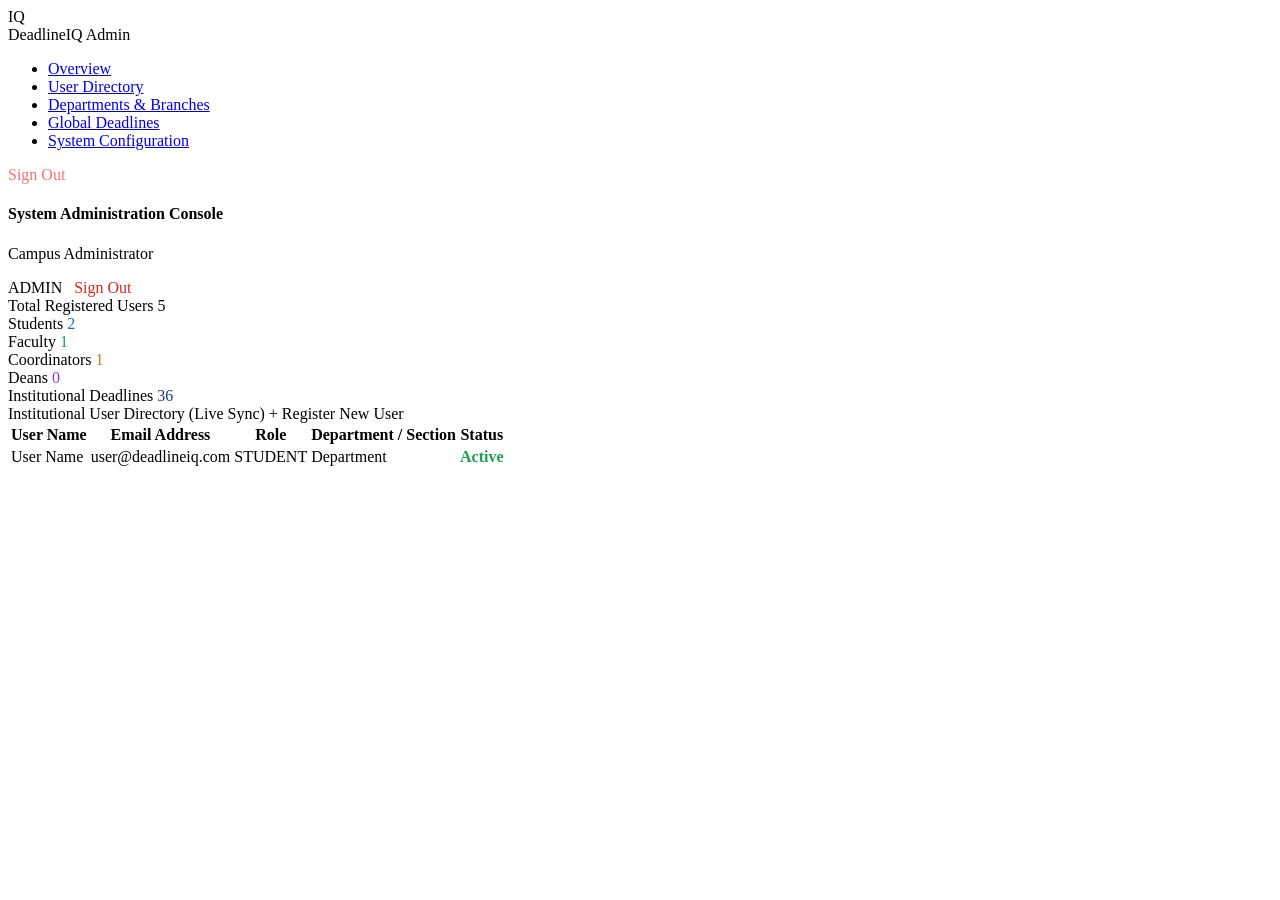
<file: main/resources/templates/admin/dashboard.html>
<!DOCTYPE html>
<html lang="en" xmlns:th="http://www.thymeleaf.org">
<head>
    <meta charset="UTF-8">
    <meta name="viewport" content="width=device-width, initial-scale=1.0">
    <title>Administrator Console — DeadlineIQ</title>
    <link rel="stylesheet" th:href="@{/css/style.css}">
    <link rel="stylesheet" th:href="@{/css/dashboard.css}">
</head>
<body>

<div class="app-container">
    <aside class="app-sidebar">
        <div class="sidebar-brand">
            <div class="brand-badge">IQ</div>
            <span class="sidebar-title">DeadlineIQ Admin</span>
        </div>
        <ul class="sidebar-menu">
            <li class="active"><a href="#">Overview</a></li>
            <li><a href="#">User Directory</a></li>
            <li><a href="#">Departments &amp; Branches</a></li>
            <li><a href="#">Global Deadlines</a></li>
            <li><a href="#">System Configuration</a></li>
        </ul>
        <div class="sidebar-bottom">
            <a th:href="@{/logout}" onclick="logoutUser()" class="btn btn-outline btn-sm" style="width: 100%; border-color: #334155; color: #f87171; background: transparent;">
                Sign Out
            </a>
        </div>
    </aside>

    <div class="app-main">
        <header class="app-header">
            <div class="header-user-info">
                <h4>System Administration Console</h4>
                <p th:text="'Logged in as: ' + ${user.name}">Campus Administrator</p>
            </div>
            <div style="display: flex; align-items: center; gap: 0.75rem;">
                <span class="role-pill-sm badge-status badge-overdue">ADMIN</span>
                <a th:href="@{/logout}" onclick="logoutUser()" class="btn btn-outline btn-sm" style="color: #dc2626; border-color: #fecaca; font-weight: 500;">
                    Sign Out
                </a>
            </div>
        </header>

        <main class="app-body">
            <div class="metrics-row">
                <div class="metric-card">
                    <span class="caption">Total Registered Users</span>
                    <span class="value" th:text="${totalUsers}">5</span>
                </div>
                <div class="metric-card">
                    <span class="caption">Students</span>
                    <span class="value" style="color: #2563eb;" th:text="${totalStudents}">2</span>
                </div>
                <div class="metric-card">
                    <span class="caption">Faculty</span>
                    <span class="value" style="color: #16a34a;" th:text="${totalFaculty}">1</span>
                </div>
                <div class="metric-card">
                    <span class="caption">Coordinators</span>
                    <span class="value" style="color: #d97706;" th:text="${totalCoordinators}">1</span>
                </div>
                <div class="metric-card">
                    <span class="caption">Deans</span>
                    <span class="value" style="color: #7c3aed;" th:text="${totalDeans}">0</span>
                </div>
                <div class="metric-card">
                    <span class="caption">Institutional Deadlines</span>
                    <span class="value" style="color: #1e3a8a;" th:text="${totalDeadlines}">36</span>
                </div>
            </div>

            <div class="panel">
                <div class="panel-header">
                    <span class="panel-title">Institutional User Directory (Live Sync)</span>
                    <a th:href="@{/register}" class="btn btn-primary btn-sm">+ Register New User</a>
                </div>

                <table class="data-table">
                    <thead>
                        <tr>
                            <th>User Name</th>
                            <th>Email Address</th>
                            <th>Role</th>
                            <th>Department / Section</th>
                            <th>Status</th>
                        </tr>
                    </thead>
                    <tbody>
                        <tr th:each="u : ${allUsers}">
                            <td th:text="${u.name}">User Name</td>
                            <td><span class="code-pill" th:text="${u.email}">user@deadlineiq.com</span></td>
                            <td>
                                <span class="badge-status"
                                      th:classappend="${u.role.name() == 'STUDENT' ? 'badge-upcoming' : (u.role.name() == 'FACULTY' ? 'badge-completed' : (u.role.name() == 'COORDINATOR' ? 'badge-due-soon' : 'badge-overdue'))}"
                                      th:text="${u.role}">
                                    STUDENT
                                </span>
                            </td>
                            <td th:text="${u.department} + (${u.section != null and u.section != ''} ? ' • ' + ${u.section} : '')">Department</td>
                            <td><span style="color: #16a34a; font-weight: 600;">Active</span></td>
                        </tr>
                    </tbody>
                </table>
            </div>
        </main>
</div>

<script>
    function logoutUser() {
        localStorage.removeItem('deadlineiq_token');
        localStorage.removeItem('deadlineiq_user');
    }
</script>

</body>
</html>
</file>
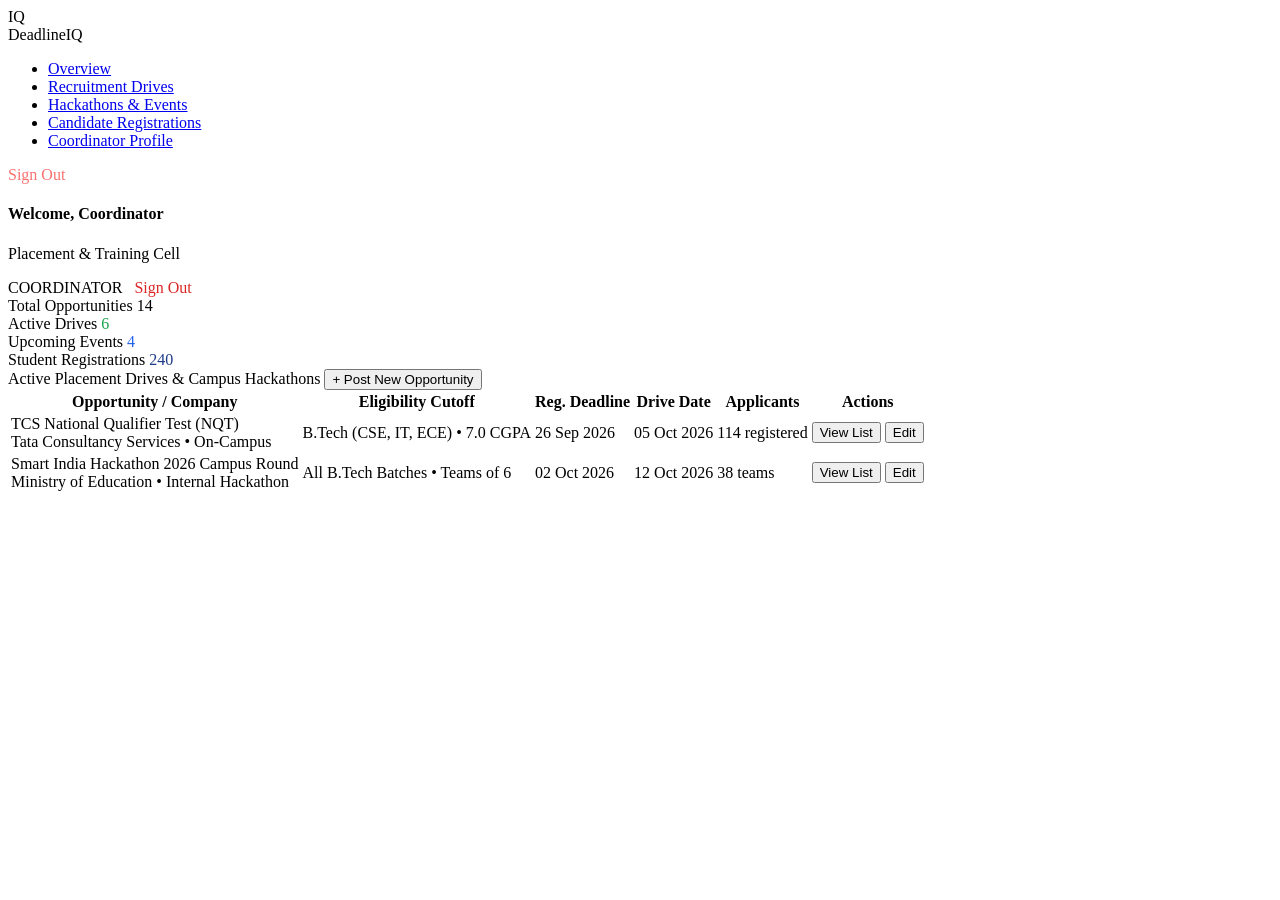
<file: main/resources/templates/coordinator/dashboard.html>
<!DOCTYPE html>
<html lang="en" xmlns:th="http://www.thymeleaf.org">
<head>
    <meta charset="UTF-8">
    <meta name="viewport" content="width=device-width, initial-scale=1.0">
    <title>Coordinator Portal — DeadlineIQ</title>
    <link rel="stylesheet" th:href="@{/css/style.css}">
    <link rel="stylesheet" th:href="@{/css/dashboard.css}">
</head>
<body>

<div class="app-container">
    <aside class="app-sidebar">
        <div class="sidebar-brand">
            <div class="brand-badge">IQ</div>
            <span class="sidebar-title">DeadlineIQ</span>
        </div>
        <ul class="sidebar-menu">
            <li class="active"><a href="#">Overview</a></li>
            <li><a href="#">Recruitment Drives</a></li>
            <li><a href="#">Hackathons &amp; Events</a></li>
            <li><a href="#">Candidate Registrations</a></li>
            <li><a href="#">Coordinator Profile</a></li>
        </ul>
        <div class="sidebar-bottom">
            <a th:href="@{/logout}" onclick="logoutUser()" class="btn btn-outline btn-sm" style="width: 100%; border-color: #334155; color: #f87171; background: transparent;">
                Sign Out
            </a>
        </div>
    </aside>

    <div class="app-main">
        <header class="app-header">
            <div class="header-user-info">
                <h4>Welcome, <span th:text="${user.name}">Coordinator</span></h4>
                <p th:text="${user.department}">Placement &amp; Training Cell</p>
            </div>
            <div style="display: flex; align-items: center; gap: 0.75rem;">
                <span class="role-pill-sm badge-status badge-due-soon">COORDINATOR</span>
                <a th:href="@{/logout}" onclick="logoutUser()" class="btn btn-outline btn-sm" style="color: #dc2626; border-color: #fecaca; font-weight: 500;">
                    Sign Out
                </a>
            </div>
        </header>

        <main class="app-body">
            <div class="metrics-row">
                <div class="metric-card">
                    <span class="caption">Total Opportunities</span>
                    <span class="value" th:text="${totalOpportunities}">14</span>
                </div>
                <div class="metric-card">
                    <span class="caption">Active Drives</span>
                    <span class="value" style="color: #16a34a;" th:text="${activeDrives}">6</span>
                </div>
                <div class="metric-card">
                    <span class="caption">Upcoming Events</span>
                    <span class="value" style="color: #2563eb;" th:text="${upcomingEvents}">4</span>
                </div>
                <div class="metric-card">
                    <span class="caption">Student Registrations</span>
                    <span class="value" style="color: #1e3a8a;" th:text="${totalRegistrations}">240</span>
                </div>
            </div>

            <div class="panel">
                <div class="panel-header">
                    <span class="panel-title">Active Placement Drives &amp; Campus Hackathons</span>
                    <button class="btn btn-primary btn-sm">+ Post New Opportunity</button>
                </div>

                <table class="data-table">
                    <thead>
                        <tr>
                            <th>Opportunity / Company</th>
                            <th>Eligibility Cutoff</th>
                            <th>Reg. Deadline</th>
                            <th>Drive Date</th>
                            <th>Applicants</th>
                            <th>Actions</th>
                        </tr>
                    </thead>
                    <tbody>
                        <tr>
                            <td>
                                <div class="task-title">TCS National Qualifier Test (NQT)</div>
                                <div class="task-sub">Tata Consultancy Services • On-Campus</div>
                            </td>
                            <td>B.Tech (CSE, IT, ECE) • 7.0 CGPA</td>
                            <td>26 Sep 2026</td>
                            <td>05 Oct 2026</td>
                            <td>114 registered</td>
                            <td>
                                <button class="btn btn-outline btn-sm">View List</button>
                                <button class="btn btn-outline btn-sm">Edit</button>
                            </td>
                        </tr>

                        <tr>
                            <td>
                                <div class="task-title">Smart India Hackathon 2026 Campus Round</div>
                                <div class="task-sub">Ministry of Education • Internal Hackathon</div>
                            </td>
                            <td>All B.Tech Batches • Teams of 6</td>
                            <td>02 Oct 2026</td>
                            <td>12 Oct 2026</td>
                            <td>38 teams</td>
                            <td>
                                <button class="btn btn-outline btn-sm">View List</button>
                                <button class="btn btn-outline btn-sm">Edit</button>
                            </td>
                        </tr>
                    </tbody>
                </table>
            </div>
        </main>
</div>

<script>
    function logoutUser() {
        localStorage.removeItem('deadlineiq_token');
        localStorage.removeItem('deadlineiq_user');
    }
</script>

</body>
</html>
</file>
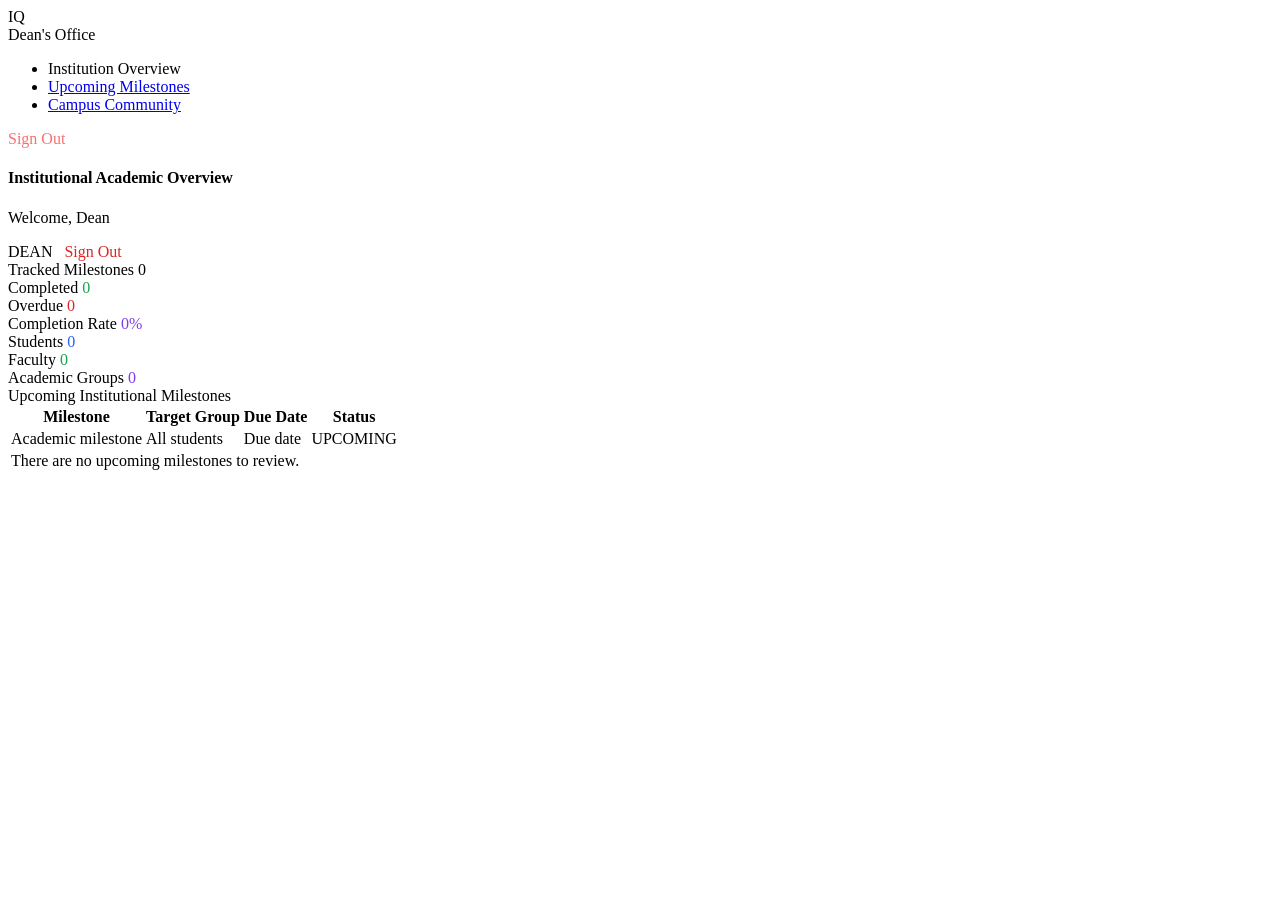
<file: main/resources/templates/dean/dashboard.html>
<!DOCTYPE html>
<html lang="en" xmlns:th="http://www.thymeleaf.org">
<head>
    <meta charset="UTF-8">
    <meta name="viewport" content="width=device-width, initial-scale=1.0">
    <title>Dean's Office — DeadlineIQ</title>
    <link rel="stylesheet" th:href="@{/css/style.css}">
    <link rel="stylesheet" th:href="@{/css/dashboard.css}">
</head>
<body>
<div class="app-container">
    <aside class="app-sidebar">
        <div class="sidebar-brand">
            <div class="brand-badge">IQ</div>
            <span class="sidebar-title">Dean's Office</span>
        </div>
        <ul class="sidebar-menu">
            <li class="active"><a th:href="@{/dean/dashboard}">Institution Overview</a></li>
            <li><a href="#upcoming">Upcoming Milestones</a></li>
            <li><a href="#community">Campus Community</a></li>
        </ul>
        <div class="sidebar-bottom">
            <a th:href="@{/logout}" class="btn btn-outline btn-sm" style="width: 100%; border-color: #334155; color: #f87171; background: transparent;">Sign Out</a>
        </div>
    </aside>

    <div class="app-main">
        <header class="app-header">
            <div class="header-user-info">
                <h4>Institutional Academic Overview</h4>
                <p th:text="'Welcome, ' + ${user.name}">Welcome, Dean</p>
            </div>
            <div style="display: flex; align-items: center; gap: 0.75rem;">
                <span class="role-pill-sm badge-status badge-due-soon">DEAN</span>
                <a th:href="@{/logout}" class="btn btn-outline btn-sm" style="color: #dc2626; border-color: #fecaca; font-weight: 500;">Sign Out</a>
            </div>
        </header>

        <main class="app-body">
            <div class="metrics-row">
                <div class="metric-card">
                    <span class="caption">Tracked Milestones</span>
                    <span class="value" th:text="${totalDeadlines}">0</span>
                </div>
                <div class="metric-card">
                    <span class="caption">Completed</span>
                    <span class="value" style="color: #16a34a;" th:text="${completedDeadlines}">0</span>
                </div>
                <div class="metric-card">
                    <span class="caption">Overdue</span>
                    <span class="value" style="color: #dc2626;" th:text="${overdueDeadlines}">0</span>
                </div>
                <div class="metric-card">
                    <span class="caption">Completion Rate</span>
                    <span class="value" style="color: #7c3aed;" th:text="${completionRate} + '%'">0%</span>
                </div>
            </div>

            <div class="metrics-row" id="community">
                <div class="metric-card">
                    <span class="caption">Students</span>
                    <span class="value" style="color: #2563eb;" th:text="${totalStudents}">0</span>
                </div>
                <div class="metric-card">
                    <span class="caption">Faculty</span>
                    <span class="value" style="color: #16a34a;" th:text="${totalFaculty}">0</span>
                </div>
                <div class="metric-card">
                    <span class="caption">Academic Groups</span>
                    <span class="value" style="color: #7c3aed;" th:text="${courseCount}">0</span>
                </div>
            </div>

            <div class="panel" id="upcoming">
                <div class="panel-header">
                    <span class="panel-title">Upcoming Institutional Milestones</span>
                </div>
                <table class="data-table">
                    <thead>
                    <tr>
                        <th>Milestone</th>
                        <th>Target Group</th>
                        <th>Due Date</th>
                        <th>Status</th>
                    </tr>
                    </thead>
                    <tbody>
                    <tr th:each="deadline : ${upcomingDeadlines}">
                        <td th:text="${deadline.title}">Academic milestone</td>
                        <td th:text="${deadline.targetClass} + ' • ' + ${deadline.targetSection}">All students</td>
                        <td th:text="${deadline.dueDate}">Due date</td>
                        <td><span class="badge-status badge-upcoming" th:text="${deadline.status}">UPCOMING</span></td>
                    </tr>
                    <tr th:if="${#lists.isEmpty(upcomingDeadlines)}">
                        <td colspan="4">There are no upcoming milestones to review.</td>
                    </tr>
                    </tbody>
                </table>
            </div>
        </main>
    </div>
</div>
</body>
</html>
</file>
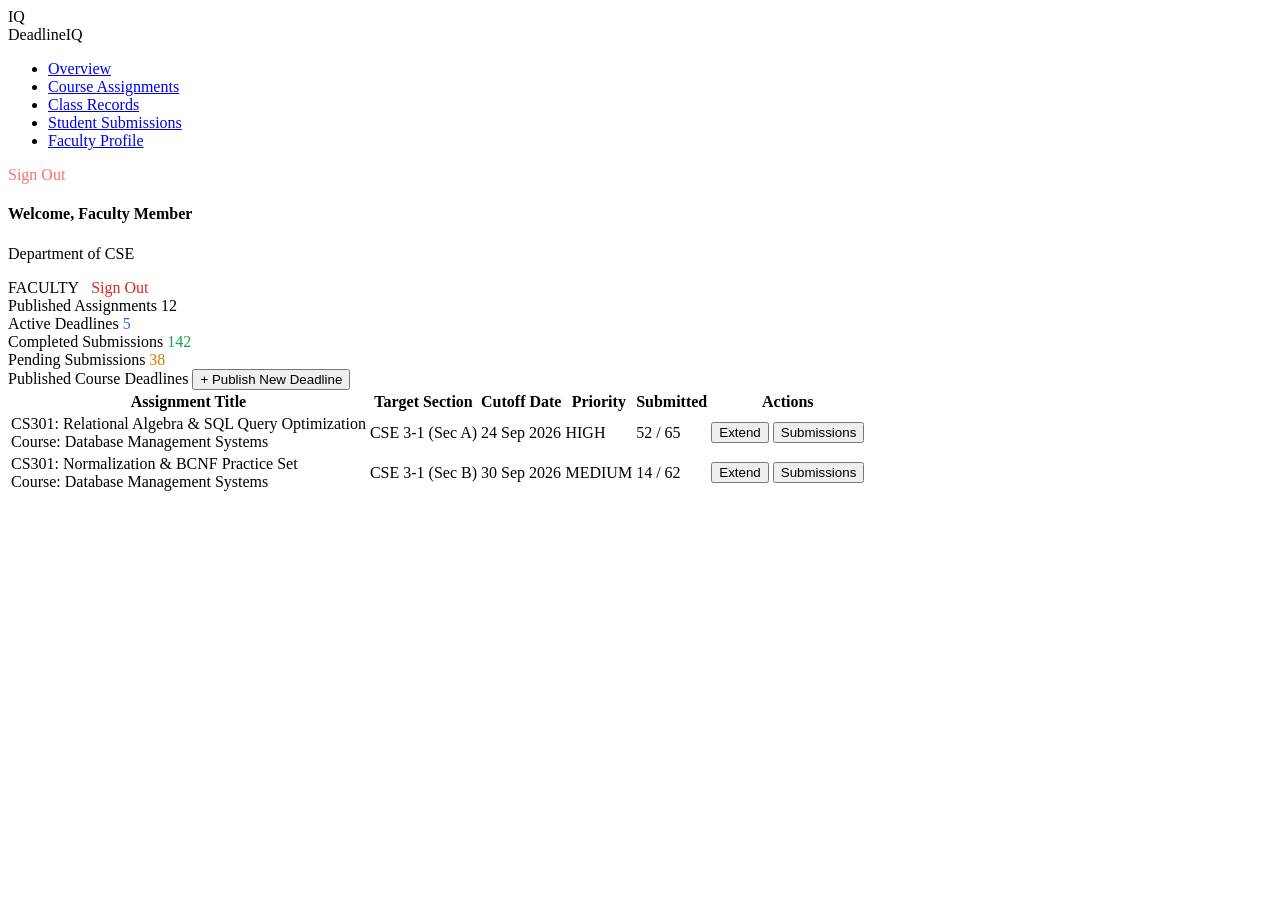
<file: main/resources/templates/faculty/dashboard.html>
<!DOCTYPE html>
<html lang="en" xmlns:th="http://www.thymeleaf.org">
<head>
    <meta charset="UTF-8">
    <meta name="viewport" content="width=device-width, initial-scale=1.0">
    <title>Faculty Dashboard — DeadlineIQ</title>
    <link rel="stylesheet" th:href="@{/css/style.css}">
    <link rel="stylesheet" th:href="@{/css/dashboard.css}">
</head>
<body>

<div class="app-container">
    <aside class="app-sidebar">
        <div class="sidebar-brand">
            <div class="brand-badge">IQ</div>
            <span class="sidebar-title">DeadlineIQ</span>
        </div>
        <ul class="sidebar-menu">
            <li class="active"><a href="#">Overview</a></li>
            <li><a href="#">Course Assignments</a></li>
            <li><a href="#">Class Records</a></li>
            <li><a href="#">Student Submissions</a></li>
            <li><a href="#">Faculty Profile</a></li>
        </ul>
        <div class="sidebar-bottom">
            <a th:href="@{/logout}" onclick="logoutUser()" class="btn btn-outline btn-sm" style="width: 100%; border-color: #334155; color: #f87171; background: transparent;">
                Sign Out
            </a>
        </div>
    </aside>

    <div class="app-main">
        <header class="app-header">
            <div class="header-user-info">
                <h4>Welcome, <span th:text="${user.name}">Faculty Member</span></h4>
                <p th:text="${user.department}">Department of CSE</p>
            </div>
            <div style="display: flex; align-items: center; gap: 0.75rem;">
                <span class="role-pill-sm badge-status badge-completed">FACULTY</span>
                <a th:href="@{/logout}" onclick="logoutUser()" class="btn btn-outline btn-sm" style="color: #dc2626; border-color: #fecaca; font-weight: 500;">
                    Sign Out
                </a>
            </div>
        </header>

        <main class="app-body">
            <div class="metrics-row">
                <div class="metric-card">
                    <span class="caption">Published Assignments</span>
                    <span class="value" th:text="${totalAssignments}">12</span>
                </div>
                <div class="metric-card">
                    <span class="caption">Active Deadlines</span>
                    <span class="value" style="color: #2563eb;" th:text="${activeDeadlines}">5</span>
                </div>
                <div class="metric-card">
                    <span class="caption">Completed Submissions</span>
                    <span class="value" style="color: #16a34a;" th:text="${completedSubmissions}">142</span>
                </div>
                <div class="metric-card">
                    <span class="caption">Pending Submissions</span>
                    <span class="value" style="color: #d97706;" th:text="${pendingSubmissions}">38</span>
                </div>
            </div>

            <div class="panel">
                <div class="panel-header">
                    <span class="panel-title">Published Course Deadlines</span>
                    <button class="btn btn-primary btn-sm">+ Publish New Deadline</button>
                </div>

                <table class="data-table">
                    <thead>
                        <tr>
                            <th>Assignment Title</th>
                            <th>Target Section</th>
                            <th>Cutoff Date</th>
                            <th>Priority</th>
                            <th>Submitted</th>
                            <th>Actions</th>
                        </tr>
                    </thead>
                    <tbody>
                        <tr>
                            <td>
                                <div class="task-title">CS301: Relational Algebra &amp; SQL Query Optimization</div>
                                <div class="task-sub">Course: Database Management Systems</div>
                            </td>
                            <td>CSE 3-1 (Sec A)</td>
                            <td>24 Sep 2026</td>
                            <td><span class="badge-prio prio-high">HIGH</span></td>
                            <td>52 / 65</td>
                            <td>
                                <button class="btn btn-outline btn-sm">Extend</button>
                                <button class="btn btn-outline btn-sm">Submissions</button>
                            </td>
                        </tr>

                        <tr>
                            <td>
                                <div class="task-title">CS301: Normalization &amp; BCNF Practice Set</div>
                                <div class="task-sub">Course: Database Management Systems</div>
                            </td>
                            <td>CSE 3-1 (Sec B)</td>
                            <td>30 Sep 2026</td>
                            <td><span class="badge-prio prio-med">MEDIUM</span></td>
                            <td>14 / 62</td>
                            <td>
                                <button class="btn btn-outline btn-sm">Extend</button>
                                <button class="btn btn-outline btn-sm">Submissions</button>
                            </td>
                        </tr>
                    </tbody>
                </table>
            </div>
        </main>
</div>

<script>
    function logoutUser() {
        localStorage.removeItem('deadlineiq_token');
        localStorage.removeItem('deadlineiq_user');
    }
</script>

</body>
</html>
</file>
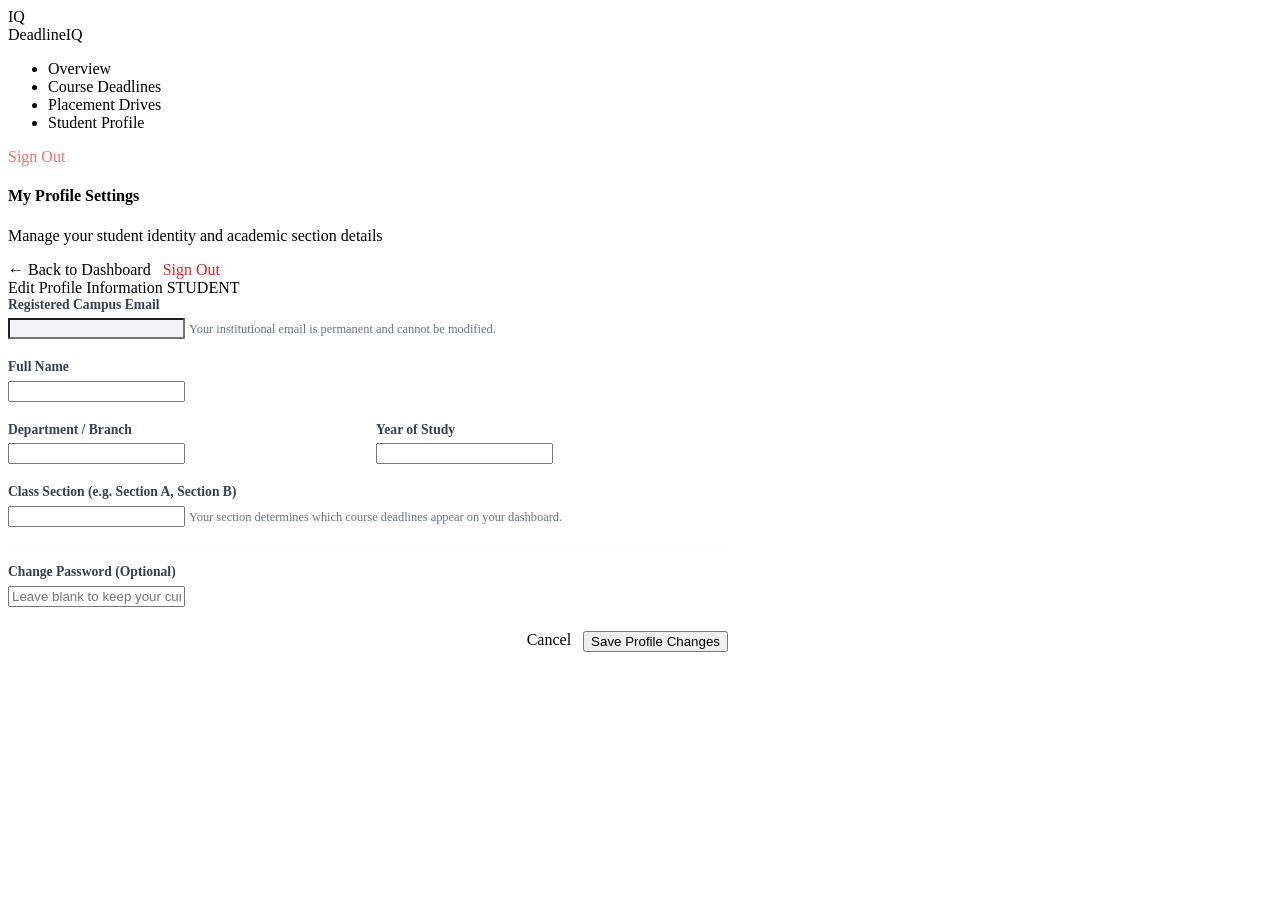
<file: main/resources/templates/student/profile.html>
<!DOCTYPE html>
<html lang="en" xmlns:th="http://www.thymeleaf.org">
<head>
    <meta charset="UTF-8">
    <meta name="viewport" content="width=device-width, initial-scale=1.0">
    <title>Student Profile — DeadlineIQ</title>
    <link rel="stylesheet" th:href="@{/css/style.css}">
    <link rel="stylesheet" th:href="@{/css/dashboard.css}">
</head>
<body>

<div class="app-container">
    <!-- Sidebar -->
    <aside class="app-sidebar">
        <div class="sidebar-brand">
            <div class="brand-badge">IQ</div>
            <span class="sidebar-title">DeadlineIQ</span>
        </div>
        <ul class="sidebar-menu">
            <li><a th:href="@{/student/dashboard}">Overview</a></li>
            <li><a th:href="@{/student/dashboard}">Course Deadlines</a></li>
            <li><a th:href="@{/student/dashboard}">Placement Drives</a></li>
            <li class="active"><a th:href="@{/student/profile}">Student Profile</a></li>
        </ul>
        <div class="sidebar-bottom">
            <a th:href="@{/logout}" onclick="logoutUser()" class="btn btn-outline btn-sm" style="width: 100%; border-color: #334155; color: #f87171; background: transparent;">
                Sign Out
            </a>
        </div>
    </aside>

    <!-- Main Content -->
    <div class="app-main">
        <header class="app-header">
            <div class="header-user-info">
                <h4>My Profile Settings</h4>
                <p>Manage your student identity and academic section details</p>
            </div>
            <div style="display: flex; align-items: center; gap: 0.75rem;">
                <a th:href="@{/student/dashboard}" class="btn btn-outline btn-sm">← Back to Dashboard</a>
                <a th:href="@{/logout}" onclick="logoutUser()" class="btn btn-outline btn-sm" style="color: #dc2626; border-color: #fecaca; font-weight: 500;">
                    Sign Out
                </a>
            </div>
        </header>

        <main class="app-body" style="max-width: 720px;">
            <div th:if="${success}" class="alert alert-success" th:text="${success}"></div>
            <div th:if="${error}" class="alert alert-danger" th:text="${error}"></div>

            <div class="panel">
                <div class="panel-header">
                    <span class="panel-title">Edit Profile Information</span>
                    <span class="role-pill-sm badge-status badge-upcoming" th:text="${user.role}">STUDENT</span>
                </div>

                <div class="panel-body">
                    <form th:action="@{/student/profile}" method="post">
                        <div class="form-group" style="margin-bottom: 1.25rem;">
                            <label class="form-label" style="font-size: 0.85rem; font-weight: 600; color: #334155; display: block; margin-bottom: 0.35rem;">
                                Registered Campus Email
                            </label>
                            <input type="email" class="form-control" th:value="${user.email}" readonly
                                   style="background: #f1f5f9; cursor: not-allowed; color: #64748b;">
                            <small style="color: #64748b; font-size: 0.775rem;">Your institutional email is permanent and cannot be modified.</small>
                        </div>

                        <div class="form-group" style="margin-bottom: 1.25rem;">
                            <label class="form-label" style="font-size: 0.85rem; font-weight: 600; color: #334155; display: block; margin-bottom: 0.35rem;">
                                Full Name
                            </label>
                            <input type="text" name="name" class="form-control" th:value="${user.name}" required>
                        </div>

                        <div style="display: grid; grid-template-columns: 1fr 1fr; gap: 1rem; margin-bottom: 1.25rem;">
                            <div class="form-group">
                                <label class="form-label" style="font-size: 0.85rem; font-weight: 600; color: #334155; display: block; margin-bottom: 0.35rem;">
                                    Department / Branch
                                </label>
                                <input type="text" name="department" class="form-control" th:value="${user.department}" required>
                            </div>

                            <div class="form-group">
                                <label class="form-label" style="font-size: 0.85rem; font-weight: 600; color: #334155; display: block; margin-bottom: 0.35rem;">
                                    Year of Study
                                </label>
                                <input type="text" name="year" class="form-control" th:value="${user.year}">
                            </div>
                        </div>

                        <div class="form-group" style="margin-bottom: 1.25rem;">
                            <label class="form-label" style="font-size: 0.85rem; font-weight: 600; color: #334155; display: block; margin-bottom: 0.35rem;">
                                Class Section (e.g. Section A, Section B)
                            </label>
                            <input type="text" name="section" class="form-control" th:value="${user.section}">
                            <small style="color: #64748b; font-size: 0.775rem;">Your section determines which course deadlines appear on your dashboard.</small>
                        </div>

                        <div class="form-group" style="margin-bottom: 1.5rem; padding-top: 1rem; border-top: 1px solid #f1f5f9;">
                            <label class="form-label" style="font-size: 0.85rem; font-weight: 600; color: #334155; display: block; margin-bottom: 0.35rem;">
                                Change Password (Optional)
                            </label>
                            <input type="password" name="password" class="form-control" placeholder="Leave blank to keep your current password">
                        </div>

                        <div style="display: flex; gap: 0.75rem; justify-content: flex-end;">
                            <a th:href="@{/student/dashboard}" class="btn btn-outline">Cancel</a>
                            <button type="submit" class="btn btn-primary">Save Profile Changes</button>
                        </div>
                    </form>
                </div>
            </div>
        </main>
</div>

<script>
    function logoutUser() {
        localStorage.removeItem('deadlineiq_token');
        localStorage.removeItem('deadlineiq_user');
    }
</script>

</body>
</html>
</file>
